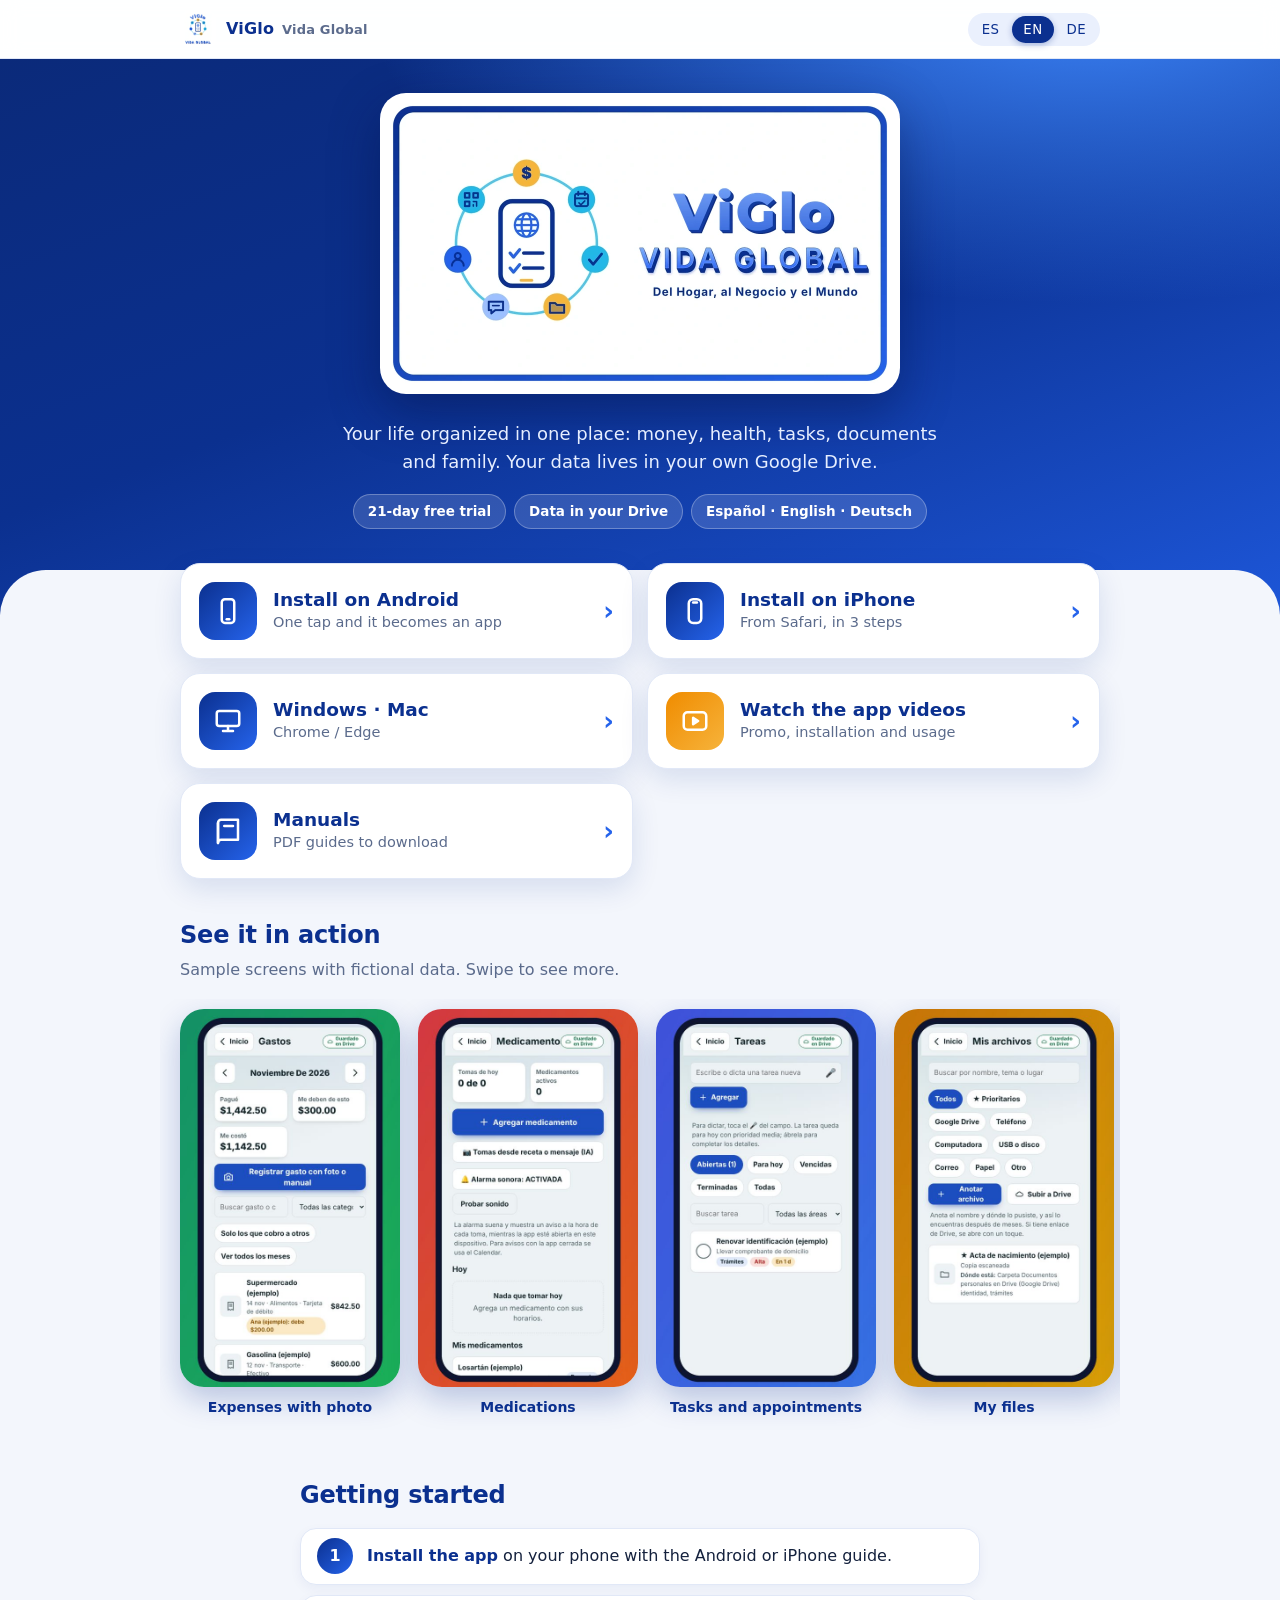
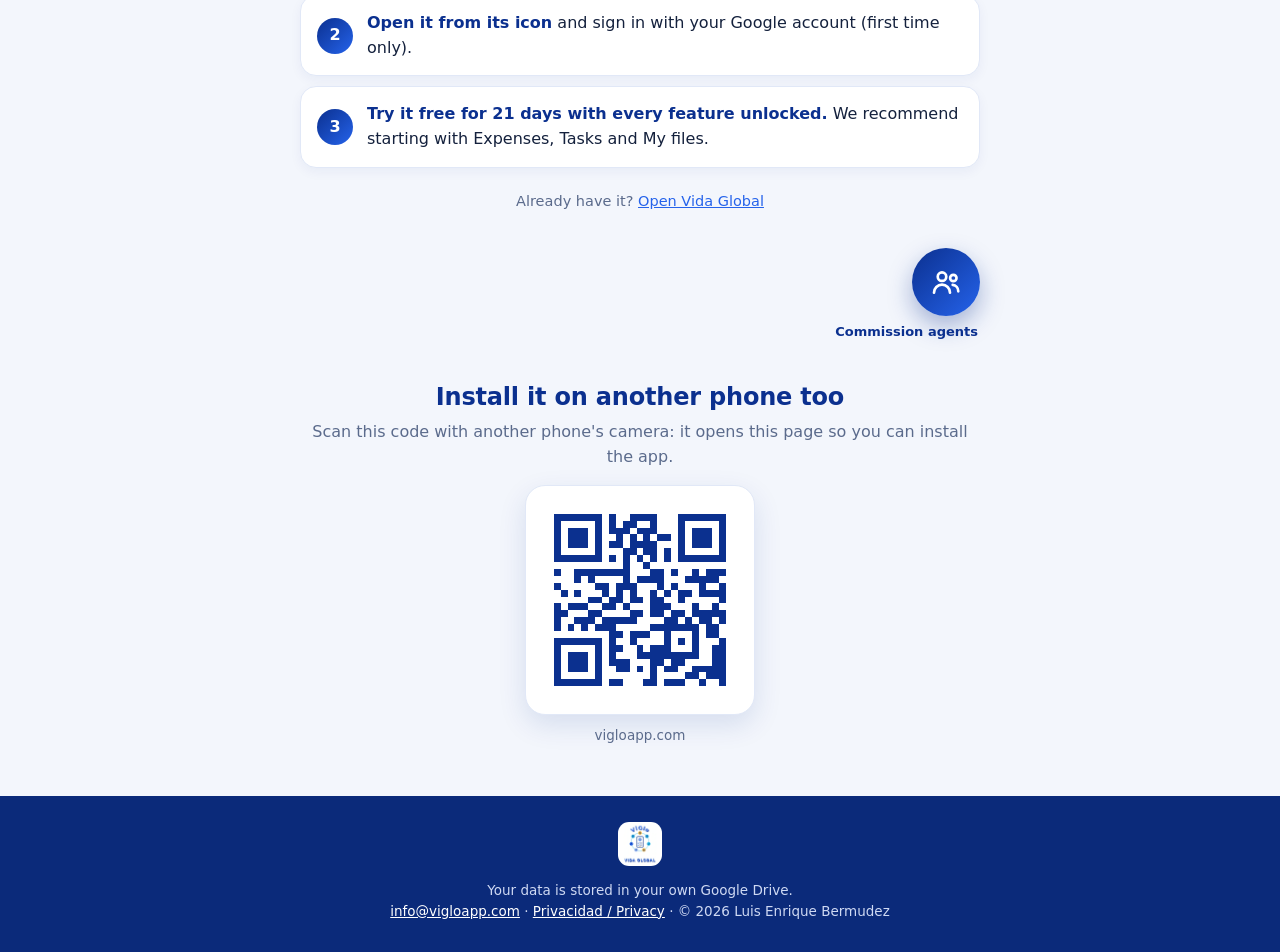
<file: index.html>
<!doctype html><html lang="es"><head><meta charset="utf-8"><script>(function(){try{var q=location.search,sa=(window.matchMedia&&matchMedia("(display-mode: standalone)").matches)||navigator.standalone===true;if(sa||/[?&]app=1/.test(q)){var m=q.match(/[?&]ref=(\d{10,15})/),r="";try{if(m)localStorage.setItem("vg_ref",m[1]);r=localStorage.getItem("vg_ref")||""}catch(e){r=m?m[1]:""}document.documentElement.style.visibility="hidden";location.replace("https://script.google.com/macros/s/AKfycbyouBPIUN_aMwPaI04Kp742RTFjZk5rCnNav8OdghQtK6Tn77E1t1l3c-k4QR7y-hO6/exec"+(r?"?ref="+r:""))}}catch(e){}})();</script><link rel="preconnect" href="https://script.google.com"><link rel="dns-prefetch" href="https://script.google.com"><meta name="viewport" content="width=device-width,initial-scale=1,viewport-fit=cover"><meta name="theme-color" content="#0b308f"><link rel="manifest" href="manifest.json"><link rel="icon" href="icon-192.png"><link rel="apple-touch-icon" href="apple-touch-icon.png"><link rel="stylesheet" href="style.css"><title>ViGlo – Vida Global</title><meta name="description" content="Vida Global: gastos, salud, tareas, documentos y familia en un solo lugar."></head><body>
<header class="bar"><div class="wrap"><a class="brand" href="./"><img src="icon-192.png" alt="ViGlo"><span>ViGlo <small>Vida Global</small></span></a><div class="lang" role="group" aria-label="Idioma / Language / Sprache"><button data-l="es">ES</button><button data-l="en">EN</button><button data-l="de">DE</button></div></div></header>
<section class="hero"><div class="wrap">
<div class="logo-card"><img src="img/logo-horizontal.webp" alt="ViGlo – Vida Global. Del Hogar, al Negocio y el Mundo"></div>
<p class="intro" data-t="intro">Tu vida organizada en un solo lugar: dinero, salud, tareas, documentos y familia. Tus datos viven en tu propio Google Drive.</p>
<div class="chips"><span data-t="trial">21 días de prueba gratis</span><span data-t="priv">Datos en tu Drive</span><span data-t="multi">Español · English · Deutsch</span></div>
</div></section>
<div class="wrap"><div id="aviso-safari" class="aviso" hidden><b data-t="sf_title">Ábrelo en Safari para instalar</b><p data-t="sf_text">Estás en otro navegador. En iPhone la app solo se instala desde <b>Safari</b>.</p><div class="acciones"><a id="abrir-safari" class="btn" href="#" data-t="sf_open">Abrir en Safari</a><button id="copiar-enlace" class="btn sec" type="button" data-t="sf_copy">Copiar enlace</button></div><p class="nota" id="sf-msg" data-t="sf_help">Si no se abre, copia el enlace, abre Safari y pégalo en la barra de direcciones.</p></div><nav class="opciones">
<a class="op" href="android.html"><div class="ic"><svg viewBox="0 0 24 24" fill="none" stroke="currentColor" stroke-width="2" stroke-linecap="round" stroke-linejoin="round"><rect x="7" y="2.5" width="10" height="19" rx="2.5"/><path d="M11 18.5h2"/></svg></div><div><b data-t="op_android">Instalar en Android</b><span class="d" data-t="op_android_d">Un toque y queda como app</span></div><div class="fl">›</div></a>
<a class="op" href="iphone.html"><div class="ic"><svg viewBox="0 0 24 24" fill="none" stroke="currentColor" stroke-width="2" stroke-linecap="round" stroke-linejoin="round"><rect x="7" y="2.5" width="10" height="19" rx="3.5"/><path d="M10.5 5.2h3"/></svg></div><div><b data-t="op_iphone">Instalar en iPhone</b><span class="d" data-t="op_iphone_d">Desde Safari, en 3 pasos</span></div><div class="fl">›</div></a>
<a class="op" href="computadora.html"><div class="ic"><svg viewBox="0 0 24 24" fill="none" stroke="currentColor" stroke-width="2" stroke-linecap="round" stroke-linejoin="round"><rect x="3" y="4" width="18" height="12" rx="2"/><path d="M8 20h8M12 16v4"/></svg></div><div><b>Windows · Mac</b><span class="d">Chrome / Edge</span></div><div class="fl">›</div></a>
<a class="op video" data-video href="#" target="_blank" rel="noopener"><div class="ic"><svg viewBox="0 0 24 24" fill="none" stroke="currentColor" stroke-width="2" stroke-linecap="round" stroke-linejoin="round"><rect x="3" y="5" width="18" height="14" rx="3"/><path d="M10.5 9.5v5l4-2.5z" fill="currentColor"/></svg></div><div><b data-t="op_videos">Ver videos de la app</b><span class="d" data-t="op_videos_d">Promocional, instalación y uso</span></div><div class="fl">›</div></a>
<a class="op" href="manuales.html"><div class="ic"><svg viewBox="0 0 24 24" fill="none" stroke="currentColor" stroke-width="2" stroke-linecap="round" stroke-linejoin="round"><path d="M4 5.5A2.5 2.5 0 0 1 6.5 3H20v16H6.5A2.5 2.5 0 0 0 4 21.5z"/><path d="M4 21.5V5.5"/><path d="M9 8h7"/></svg></div><div><b data-t="op_manuals">Manuales</b><span class="d" data-t="op_manuals_d">Guías en PDF para descargar</span></div><div class="fl">›</div></a>
</nav></div>
<section class="bloque"><div class="wrap"><h2 data-t="see_title">Así se ve</h2><p class="lead" data-t="see_lead">Pantallas de ejemplo con datos ficticios. Desliza para ver más.</p>
<div class="galeria">
<figure><img src="img/pantalla-gastos.jpg" alt="" loading="lazy"><figcaption data-t="c_gastos">Gastos con foto</figcaption></figure>
<figure><img src="img/pantalla-medicamentos.jpg" alt="" loading="lazy"><figcaption data-t="c_medicamentos">Medicamentos</figcaption></figure>
<figure><img src="img/pantalla-tareas.jpg" alt="" loading="lazy"><figcaption data-t="c_tareas">Tareas y citas</figcaption></figure>
<figure><img src="img/pantalla-archivos.jpg" alt="" loading="lazy"><figcaption data-t="c_archivos">Mis archivos</figcaption></figure>
<figure><img src="img/pantalla-casa-auto.jpg" alt="" loading="lazy"><figcaption data-t="c_casa">Casa y auto</figcaption></figure>
<figure><img src="img/pantalla-emergencias.jpg" alt="" loading="lazy"><figcaption data-t="c_emergencias">Emergencias</figcaption></figure>
<figure><img src="img/pantalla-salud.jpg" alt="" loading="lazy"><figcaption data-t="c_salud">Salud familiar</figcaption></figure>
<figure><img src="img/pantalla-reportes.jpg" alt="" loading="lazy"><figcaption data-t="c_reportes">Reportes para imprimir</figcaption></figure>
</div></div></section>
<section class="bloque"><div class="wrap narrow"><h2 data-t="start_title">Para empezar</h2>
<ol class="pasos">
<li data-t="s1"><b>Instala la app</b> en tu teléfono con la guía de Android o iPhone.</li>
<li data-t="s2"><b>Ábrela desde su ícono</b> e inicia sesión con tu cuenta de Google (solo la primera vez).</li>
<li data-t="s3"><b>Prueba gratis 21 días con todas las funciones abiertas.</b> Te recomendamos empezar por Gastos, Tareas y Mis archivos.</li>
</ol>
<p class="abrir"><span data-t="have">¿Ya la tienes?</span> <a data-app-link href="#" data-t="open">Abrir Vida Global</a></p></div></section>
<section class="bloque"><div class="wrap narrow com"><button id="com-abrir" class="com-btn" type="button" aria-haspopup="dialog" aria-label="Comisionistas"><svg viewBox="0 0 24 24" fill="none" stroke="currentColor" stroke-width="2" stroke-linecap="round" stroke-linejoin="round" aria-hidden="true"><circle cx="9" cy="8" r="3.2"/><path d="M3 20c0-3.3 2.7-6 6-6s6 2.7 6 6"/><circle cx="17.5" cy="9" r="2.4"/><path d="M17 14.2c2.4.2 4.2 2.2 4.2 4.8"/></svg></button><span class="com-lbl" data-t="com_btn">Comisionistas</span></div></section><dialog id="com-dlg" class="com-dlg" aria-labelledby="com-h"><div class="com-hd"><h2 id="com-h" data-t="com_title">Acceso a comisionistas</h2><button id="com-x" class="com-x" type="button" aria-label="Cerrar">×</button></div><div class="com-tabs"><button id="com-t-in" type="button" class="on" data-t="com_tab_in">Ya soy comisionista</button><button id="com-t-new" type="button" data-t="com_tab_new">Quiero ser comisionista</button></div><div id="com-p-in"><form id="com-in" class="com-f" novalidate><label for="com-tel" data-t="com_tel">Teléfono registrado (con lada)</label><input id="com-tel" type="tel" inputmode="tel" autocomplete="tel" placeholder="+52 55 1234 5678"><label for="com-code" data-t="com_code">Código de acceso (5 dígitos)</label><input id="com-code" type="password" inputmode="numeric" autocomplete="one-time-code" maxlength="5" placeholder="•••••"><button class="btn grande" type="submit" data-t="com_in_go">Entrar</button><p id="com-msg-in" class="com-msg" aria-live="polite"></p></form></div><div id="com-p-new" hidden><form id="com-new" class="com-f" novalidate><p class="nota" data-t="com_new_help"></p><label for="com-nom" data-t="com_nom"></label><input id="com-nom" type="text" autocomplete="name" placeholder="Nombre y apellido"><label for="com-cel" data-t="com_cel"></label><input id="com-cel" type="tel" inputmode="tel" autocomplete="tel" placeholder="55 1234 5678"><label for="com-mail" data-t="com_mail"></label><input id="com-mail" type="email" inputmode="email" autocomplete="email" placeholder="correo@ejemplo.com"><input id="com-web" type="text" tabindex="-1" autocomplete="off" aria-hidden="true" style="position:absolute;left:-9999px;width:1px;height:1px;opacity:0"><button class="btn grande" type="submit" data-t="com_new_go"></button><p id="com-msg-new" class="com-msg" aria-live="polite"></p></form></div><div class="com-res"><h3 data-t="com_res">Para comisionistas</h3><a class="manual" href="https://drive.google.com/file/d/1hu9zrVamervh2F5bzJNM7B-xg9pFQWCk/view" target="_blank" rel="noopener"><div class="pdf">▶</div><div><b data-t="com_v_neg">Video del negocio</b><span data-t="com_lang_note">En español</span></div></a><a class="manual" href="https://drive.google.com/file/d/1W-VaKvhjCJA7fq_3bLWHk5WfsIY-3oEK/view" target="_blank" rel="noopener"><div class="pdf">▶</div><div><b data-t="com_v_com">Video del comisionista</b><span data-t="com_lang_note">En español</span></div></a><a class="manual" href="guia-comisionista.html"><div class="pdf">PDF</div><div><b data-t="com_guide">Guía del comisionista</b><span data-t="com_guide_n">Español · English · Deutsch</span></div></a></div></dialog><section class="bloque"><div class="wrap narrow qr"><h2 data-t="qr_title">Instálala también en otro teléfono</h2><p class="lead" data-t="qr_text">Escanea este código con la cámara de otro teléfono: abre esta página para instalar la app.</p><div class="qr-box"><svg class="qr-svg" viewBox="-2 -2 29 29" role="img" aria-label="QR vigloapp.com" shape-rendering="crispEdges"><rect x="-2" y="-2" width="29" height="29" fill="#fff"/><path d="M0 0h7v1h-7zM8 0h1v1h-1zM11 0h4v1h-4zM18 0h7v1h-7zM0 1h1v1h-1zM6 1h1v1h-1zM8 1h1v1h-1zM10 1h2v1h-2zM14 1h1v1h-1zM18 1h1v1h-1zM24 1h1v1h-1zM0 2h1v1h-1zM2 2h3v1h-3zM6 2h1v1h-1zM8 2h3v1h-3zM12 2h3v1h-3zM18 2h1v1h-1zM20 2h3v1h-3zM24 2h1v1h-1zM0 3h1v1h-1zM2 3h3v1h-3zM6 3h1v1h-1zM9 3h1v1h-1zM11 3h1v1h-1zM13 3h1v1h-1zM15 3h2v1h-2zM18 3h1v1h-1zM20 3h3v1h-3zM24 3h1v1h-1zM0 4h1v1h-1zM2 4h3v1h-3zM6 4h1v1h-1zM8 4h2v1h-2zM11 4h4v1h-4zM18 4h1v1h-1zM20 4h3v1h-3zM24 4h1v1h-1zM0 5h1v1h-1zM6 5h1v1h-1zM10 5h2v1h-2zM13 5h2v1h-2zM16 5h1v1h-1zM18 5h1v1h-1zM24 5h1v1h-1zM0 6h7v1h-7zM8 6h1v1h-1zM10 6h1v1h-1zM12 6h1v1h-1zM14 6h1v1h-1zM16 6h1v1h-1zM18 6h7v1h-7zM10 7h1v1h-1zM13 7h1v1h-1zM0 8h1v1h-1zM3 8h8v1h-8zM14 8h2v1h-2zM17 8h1v1h-1zM20 8h1v1h-1zM22 8h3v1h-3zM3 9h1v1h-1zM5 9h1v1h-1zM10 9h1v1h-1zM12 9h4v1h-4zM19 9h5v1h-5zM0 10h1v1h-1zM6 10h2v1h-2zM9 10h3v1h-3zM15 10h1v1h-1zM17 10h1v1h-1zM21 10h1v1h-1zM24 10h1v1h-1zM1 11h1v1h-1zM3 11h1v1h-1zM7 11h1v1h-1zM9 11h1v1h-1zM11 11h1v1h-1zM14 11h1v1h-1zM16 11h1v1h-1zM18 11h2v1h-2zM21 11h4v1h-4zM5 12h2v1h-2zM8 12h2v1h-2zM11 12h2v1h-2zM14 12h2v1h-2zM18 12h1v1h-1zM24 12h1v1h-1zM0 13h1v1h-1zM2 13h3v1h-3zM7 13h2v1h-2zM10 13h1v1h-1zM14 13h3v1h-3zM20 13h1v1h-1zM23 13h1v1h-1zM0 14h2v1h-2zM5 14h2v1h-2zM11 14h2v1h-2zM14 14h2v1h-2zM17 14h2v1h-2zM20 14h5v1h-5zM0 15h1v1h-1zM3 15h3v1h-3zM7 15h5v1h-5zM16 15h2v1h-2zM19 15h1v1h-1zM21 15h2v1h-2zM24 15h1v1h-1zM0 16h1v1h-1zM2 16h1v1h-1zM4 16h1v1h-1zM6 16h3v1h-3zM14 16h7v1h-7zM22 16h2v1h-2zM8 17h2v1h-2zM11 17h3v1h-3zM16 17h1v1h-1zM20 17h1v1h-1zM22 17h2v1h-2zM0 18h7v1h-7zM8 18h1v1h-1zM11 18h1v1h-1zM16 18h1v1h-1zM18 18h1v1h-1zM20 18h1v1h-1zM24 18h1v1h-1zM0 19h1v1h-1zM6 19h1v1h-1zM8 19h2v1h-2zM12 19h1v1h-1zM14 19h3v1h-3zM20 19h1v1h-1zM23 19h2v1h-2zM0 20h1v1h-1zM2 20h3v1h-3zM6 20h1v1h-1zM8 20h1v1h-1zM12 20h9v1h-9zM23 20h2v1h-2zM0 21h1v1h-1zM2 21h3v1h-3zM6 21h1v1h-1zM8 21h3v1h-3zM14 21h2v1h-2zM17 21h2v1h-2zM23 21h2v1h-2zM0 22h1v1h-1zM2 22h3v1h-3zM6 22h1v1h-1zM9 22h2v1h-2zM12 22h1v1h-1zM14 22h1v1h-1zM16 22h2v1h-2zM20 22h5v1h-5zM0 23h1v1h-1zM6 23h1v1h-1zM14 23h1v1h-1zM19 23h2v1h-2zM22 23h3v1h-3zM0 24h7v1h-7zM8 24h2v1h-2zM13 24h2v1h-2zM16 24h3v1h-3zM21 24h1v1h-1zM24 24h1v1h-1z" fill="#0b308f"/></svg></div><p class="nota">vigloapp.com</p></div></section><footer><div class="wrap"><img src="icon-192.png" alt="ViGlo"><br><span data-t="foot">Tus datos se guardan en tu propio Google Drive.</span><br><a href="mailto:info@vigloapp.com">info@vigloapp.com</a> · <a href="privacidad.html">Privacidad / Privacy</a> · © 2026 Luis Enrique Bermudez</div></footer><script src="config.js"></script><script src="i18n.js"></script><script src="app.js"></script><script src="comisionistas.js"></script></body></html>
</file>
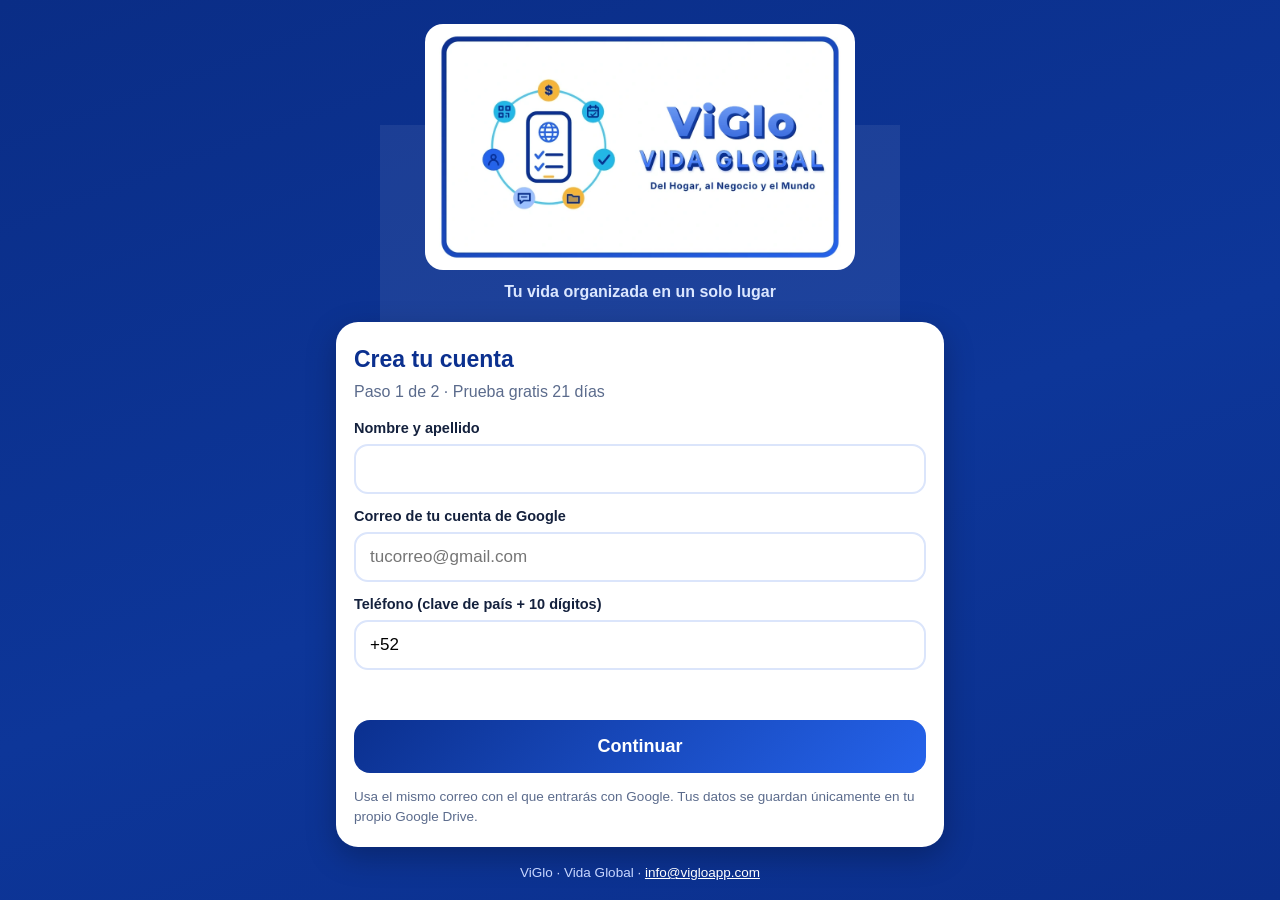
<file: seleccion/index.html>
<!doctype html><html lang="es"><head><meta charset="utf-8"><meta name="viewport" content="width=device-width,initial-scale=1,viewport-fit=cover"><meta name="theme-color" content="#0b308f"><link rel="icon" href="../icon-192.png"><link rel="apple-touch-icon" href="../apple-touch-icon.png"><link rel="manifest" href="../manifest.json"><title>Crea tu cuenta – ViGlo Vida Global</title><meta name="description" content="Crea tu cuenta de Vida Global y elige los módulos que más usas.">
<style>
:root{--azul:#0b308f;--azul2:#2563eb;--cielo:#21b5e5;--oro:#f6b33b;--texto:#14213d;--suave:#5b6b8c;--ok:#1fa971}
*{box-sizing:border-box}html{-webkit-text-size-adjust:100%}
body{margin:0;min-height:100vh;font-family:"Segoe UI",Roboto,Arial,Helvetica,sans-serif;color:var(--texto);background:linear-gradient(160deg,#0a2d86,#0d3699 55%,#0b2f8c) fixed;line-height:1.5}
.wm{position:fixed;inset:0;z-index:0;pointer-events:none;display:flex;align-items:center;justify-content:center;opacity:.07}.wm img{width:min(90vw,520px);height:auto;filter:brightness(0) invert(1)}
.wrap{position:relative;z-index:1;max-width:640px;margin:0 auto;padding:18px 16px 40px}
.logo{display:block;margin:6px auto 4px;width:min(86%,430px);height:auto;background:#fff;border-radius:18px;padding:10px 14px}
.lema{text-align:center;color:#dbe7ff;margin:10px 0 18px;font-weight:600}
.card{background:#fff;border-radius:22px;padding:20px 18px;box-shadow:0 10px 30px rgba(0,0,0,.25);margin-bottom:16px}
h1{font-size:23px;color:var(--azul);margin:0 0 4px}.sub{color:var(--suave);margin:0 0 14px}
label.f{display:block;margin:12px 0 0}label.f span{display:block;font-weight:700;font-size:14.5px;margin-bottom:4px}
input[type=text],input[type=email],input[type=tel]{width:100%;font-size:17px;padding:13px 14px;border:2px solid #dbe5fb;border-radius:14px;font-family:inherit}
input:focus{outline:none;border-color:var(--azul2)}
.btn{display:block;width:100%;margin-top:18px;border:0;border-radius:16px;padding:16px;font-size:18px;font-weight:700;color:#fff;background:linear-gradient(135deg,var(--azul),var(--azul2));cursor:pointer;font-family:inherit}
.btn.sec{background:#fff;color:var(--azul);border:2px solid #dbe5fb;margin-top:10px}
.msg{color:#b3261e;min-height:22px;margin:10px 0 0;font-weight:600}
.demo{display:none;margin-top:10px;background:#efeaff;color:#4b2fc7;border-radius:12px;padding:9px 12px;font-weight:700}
.gt{font-size:15px;color:var(--azul);margin:16px 0 8px;text-transform:uppercase;letter-spacing:.04em}
.g{display:flex;flex-wrap:wrap;gap:8px}
.c{display:inline-flex;align-items:center;gap:8px;padding:10px 13px;border:2px solid #dbe5fb;border-radius:14px;cursor:pointer;min-height:46px;font-size:16px;background:#fff}
.c small{display:block;font-weight:400;font-size:12.5px;color:var(--suave);line-height:1.3}.c b{font-weight:700}.c{align-items:flex-start;flex:1 1 100%}.c input{margin-top:2px;width:20px;height:20px;accent-color:var(--ok)}
.c:has(input:checked){border-color:var(--ok);background:#e8f8f1}
.nota{font-size:13.5px;color:var(--suave);margin:14px 0 0}
footer{color:#c8d7ff;text-align:center;font-size:13.5px;margin-top:10px}footer a{color:#fff}
[hidden]{display:none!important}
</style></head><body>
<div class="wm" aria-hidden="true"><img src="../img/logo-vertical.webp" alt=""></div>
<div class="wrap">
<img class="logo" src="../img/logo-horizontal.webp" alt="ViGlo – Vida Global. Del Hogar, al Negocio y el Mundo">
<p class="lema">Tu vida organizada en un solo lugar</p>
<form id="f1" class="card" autocomplete="on" novalidate>
<h1>Crea tu cuenta</h1><p class="sub">Paso 1 de 2 · Prueba gratis 21 días</p>
<label class="f"><span>Nombre y apellido</span><input id="nom" type="text" autocomplete="name" maxlength="80"></label>
<label class="f"><span>Correo de tu cuenta de Google</span><input id="cor" type="email" autocomplete="email" inputmode="email" maxlength="120" placeholder="tucorreo@gmail.com"></label>
<label class="f"><span>Teléfono (clave de país + 10 dígitos)</span><input id="tel" type="tel" autocomplete="tel" inputmode="tel" maxlength="20" value="+52 " placeholder="+52 55 1234 5678"></label>
<div class="demo" id="demo">🧪 Modo de prueba: podrás recorrer la app con datos de ejemplo y no se guardará nada.</div>
<p class="msg" id="m1" role="alert"></p>
<button class="btn" type="submit">Continuar</button>
<p class="nota">Usa el mismo correo con el que entrarás con Google. Tus datos se guardan únicamente en tu propio Google Drive.</p>
</form>
<form id="f2" class="card" hidden>
<h1>Selecciona los módulos que usas con más frecuencia</h1><p class="sub">Paso 2 de 2 · Todos empiezan apagados. Toca los que más usarías.</p>
<div class="gt">Pagos</div><div class="g"><label class="c"><input type="checkbox" value="gastos"><span><b>Gastos</b><small>Registra lo que gastas; toma foto del ticket y la IA lo llena.</small></span></label><label class="c"><input type="checkbox" value="pendientes"><span><b>Pendientes</b><small>Lo que debes pagar y cobrar, con avisos.</small></span></label><label class="c"><input type="checkbox" value="tarjetas"><span><b>Tarjetas</b><small>Saldos y movimientos; iguala con tu banco con capturas.</small></span></label><label class="c"><input type="checkbox" value="planear"><span><b>Presupuesto y metas</b><small>Presupuestos y metas de ahorro.</small></span></label></div><div class="gt">Mi día</div><div class="g"><label class="c"><input type="checkbox" value="tareas"><span><b>Tareas</b><small>Lista de pendientes con recordatorios.</small></span></label><label class="c"><input type="checkbox" value="agenda"><span><b>Agenda</b><small>Citas y eventos, con alarma en tu Calendar.</small></span></label><label class="c"><input type="checkbox" value="contactos"><span><b>Contactos</b><small>Tarjetas de presentación con foto: la IA captura los datos.</small></span></label><label class="c"><input type="checkbox" value="compras"><span><b>Lista de compras</b><small>Lista de compras desde una foto o texto.</small></span></label><label class="c"><input type="checkbox" value="resumen"><span><b>Resumen semanal</b><small>Tu semana resumida en un vistazo.</small></span></label></div><div class="gt">Salud y bienestar</div><div class="g"><label class="c"><input type="checkbox" value="cajon"><span><b>Cajón de salud</b><small>Estudios y documentos de salud en un solo lugar.</small></span></label><label class="c"><input type="checkbox" value="analisis"><span><b>Análisis clínicos</b><small>Sube tus análisis y la IA los explica.</small></span></label><label class="c"><input type="checkbox" value="tension"><span><b>Presión arterial</b><small>Registro de presión arterial con gráfica.</small></span></label><label class="c"><input type="checkbox" value="diabetes"><span><b>Control de diabetes</b><small>Registro de glucosa con gráfica.</small></span></label><label class="c"><input type="checkbox" value="meds"><span><b>Medicamentos</b><small>Horarios de medicamentos; lee la receta con foto.</small></span></label><label class="c"><input type="checkbox" value="salud"><span><b>Salud familiar</b><small>Salud de tu familia en un lugar.</small></span></label><label class="c"><input type="checkbox" value="comida"><span><b>Alimentación</b><small>Registra comidas con foto.</small></span></label><label class="c"><input type="checkbox" value="bienestar"><span><b>Bienestar</b><small>Hábitos y bienestar diario.</small></span></label><label class="c"><input type="checkbox" value="ejercicio"><span><b>Actividad y deporte</b><small>Seguimiento de tu actividad física.</small></span></label></div><div class="gt">Familia y hogar</div><div class="g"><label class="c"><input type="checkbox" value="mant"><span><b>Hogar y auto</b><small>Mantenimiento de casa y auto, con recibos.</small></span></label><label class="c"><input type="checkbox" value="archivos"><span><b>Mis archivos</b><small>Guarda y encuentra tus documentos.</small></span></label><label class="c"><input type="checkbox" value="venc"><span><b>Vencimientos</b><small>Fechas de vencimiento: seguros, licencias, garantías.</small></span></label></div><div class="gt">Seguridad</div><div class="g"><label class="c"><input type="checkbox" value="emer"><span><b>Emergencia</b><small>Datos clave para una emergencia.</small></span></label><label class="c"><input type="checkbox" value="caja"><span><b>Caja fuerte</b><small>Contraseñas y datos privados con PIN.</small></span></label></div><div class="gt">Más</div><div class="g"><label class="c"><input type="checkbox" value="reportes"><span><b>Reportes</b><small>Reportes de tus finanzas y más.</small></span></label></div>
<p class="nota">Los que no elijas se guardan abajo, en «Casillas que no uso». Puedes cambiarlos cuando quieras desde Ajustes.</p>
<button class="btn" type="submit" id="go">Crear mi cuenta y abrir Vida Global</button>
<button class="btn sec" type="button" id="atras">Volver</button>
</form>
<footer>ViGlo · Vida Global · <a href="mailto:info@vigloapp.com">info@vigloapp.com</a></footer>
</div>
<script src="../config.js"></script>
<script>
(function(){
var $=function(i){return document.getElementById(i)};
var f1=$('f1'),f2=$('f2'),datos={};
function dig(t){return String(t||'').replace(/\D/g,'')}
$('tel').addEventListener('focus',function(){var t=this;setTimeout(function(){var l=t.value.length;try{t.setSelectionRange(l,l)}catch(e){}},0)});
$('tel').addEventListener('input',function(){$('demo').style.display=parseTel(this.value).nat.slice(-10)==='2222222222'?'block':'none'});
function parseTel(v){v=String(v||'').trim();if(v.lastIndexOf('+')>0)v=v.slice(v.lastIndexOf('+'));var cc='',nat='',m=v.match(/^\+\s*(\d{1,3})[\s\-\.]+(.+)$/);
 if(m){cc=m[1];nat=dig(m[2])}else{var d=dig(v);if(d.length>10){cc=d.slice(0,d.length-10);nat=d.slice(-10)}else{nat=d}}
 if(!cc)cc='52';return {cc:cc,nat:nat}}
var EN={lang:0,tit:'Select the modules you use most often',sub:'Step 2 of 2 · All start turned off. Tap the ones you would use most.',go:'Create my account and open Vida Global',back:'Back',nota:'The ones you do not choose are kept at the bottom, under “Modules I don’t use”. You can change them anytime from Settings.',
 g:['Payments','My day','Health & wellness','Family & home','Security','More'],
 m:{gastos:['Expenses','Track what you spend; snap a photo of the receipt and AI fills it in.'],pendientes:['Pending','What you owe and are owed, with reminders.'],tarjetas:['Cards','Balances and movements; match with your bank using screenshots.'],planear:['Budget & goals','Budgets and savings goals.'],tareas:['Tasks','To-do list with reminders.'],agenda:['Calendar','Appointments and events, with alarms in your Calendar.'],contactos:['Contacts','Business cards with photo: AI captures the data.'],compras:['Shopping list','Build your list from a photo or text.'],resumen:['Weekly summary','Your week at a glance.'],cajon:['Health drawer','Medical studies and documents in one place.'],analisis:['Lab results','Upload your lab results and AI explains them.'],tension:['Blood pressure','Blood pressure log with chart.'],diabetes:['Diabetes control','Glucose log with chart.'],meds:['Medications','Medication schedules; reads the prescription from a photo.'],salud:['Family health','Your family’s health in one place.'],comida:['Nutrition','Log meals with a photo.'],bienestar:['Wellness','Daily habits and well-being.'],ejercicio:['Activity & sports','Track your physical activity.'],mant:['Home & car','Home and car maintenance, with receipts.'],archivos:['My files','Store and find your documents.'],venc:['Expirations','Due dates: insurance, licenses, warranties.'],emer:['Emergency','Key information for an emergency.'],caja:['Safe','Passwords and private data with a PIN.'],reportes:['Reports','Reports on your finances and more.']}};
var ES=null;function ponEspanol(){if(!ES)return;EN.lang=0;document.documentElement.lang='es';document.title=ES.t;f2.querySelector('h1').textContent=ES.h;f2.querySelector('.sub').textContent=ES.s;[].forEach.call(f2.querySelectorAll('.gt'),function(e,i){e.textContent=ES.g[i]});[].forEach.call(f2.querySelectorAll('.c'),function(l){var k=l.querySelector('input').value;l.querySelector('b').textContent=ES.m[k][0];l.querySelector('small').textContent=ES.m[k][1]});f2.querySelector('.nota').textContent=ES.n;$('go').textContent=ES.go;$('atras').textContent=ES.bk}
function ponIngles(){if(!ES){ES={t:document.title,h:f2.querySelector('h1').textContent,s:f2.querySelector('.sub').textContent,g:[].map.call(f2.querySelectorAll('.gt'),function(e){return e.textContent}),m:{},n:f2.querySelector('.nota').textContent,go:$('go').textContent,bk:$('atras').textContent};[].forEach.call(f2.querySelectorAll('.c'),function(l){ES.m[l.querySelector('input').value]=[l.querySelector('b').textContent,l.querySelector('small').textContent]})}EN.lang=1;document.documentElement.lang='en';document.title='Create your account – ViGlo Vida Global';
 var h=f2.querySelector('h1');h.textContent=EN.tit;f2.querySelector('.sub').textContent=EN.sub;
 [].forEach.call(f2.querySelectorAll('.gt'),function(e,i){if(EN.g[i])e.textContent=EN.g[i]});
 [].forEach.call(f2.querySelectorAll('.c'),function(l){var k=l.querySelector('input').value,t=EN.m[k];if(t){l.querySelector('b').textContent=t[0];l.querySelector('small').textContent=t[1]}});
 f2.querySelector('.nota').textContent=EN.nota;$('go').textContent=EN.go;$('atras').textContent=EN.back}
f1.addEventListener('submit',function(e){e.preventDefault();
 var n=$('nom').value.replace(/\s+/g,' ').trim(),c=$('cor').value.trim(),tt=parseTel($('tel').value),t=tt.nat,demo=t.slice(-10)==='2222222222';
 if(n.length<2){$('m1').textContent='Escribe tu nombre para continuar.';return}
 if(!/^[^@\s]+@[^@\s]+\.[^@\s]+$/.test(c)){$('m1').textContent='Escribe tu correo para continuar.';return}
 if(!demo){
  if(n.length<5||n.split(' ').length<2){$('m1').textContent='Escribe tu nombre y apellido.';return}
  if(tt.cc==='52'){if(t.length!==10){$('m1').textContent='El teléfono debe tener 10 dígitos después del +52.';return}}
  else if(t.length<7||t.length>10){$('m1').textContent='Escribe tu teléfono de 7 a 10 dígitos después de la clave de país.';return}
 }
 $('m1').textContent='';datos={n:n,c:c,t:demo?'2222222222':tt.cc+t,l:tt.cc!=='52'?'en':'es'};
 if(datos.l==='en')ponIngles();else ponEspanol();
 f1.hidden=true;f2.hidden=false;window.scrollTo(0,0)});
$('atras').addEventListener('click',function(){f2.hidden=true;f1.hidden=false;window.scrollTo(0,0)});
f2.addEventListener('submit',function(e){e.preventDefault();
 var m=[].slice.call(document.querySelectorAll('#f2 .c input:checked')).map(function(x){return x.value}).join(',');
 var base=(window.VG_CONFIG&&VG_CONFIG.APP_URL)||'';if(!base){alert(EN.lang?'The app link is missing.':'Falta la liga de la app.');return}
 var q='?n='+encodeURIComponent(datos.n||'')+'&c='+encodeURIComponent(datos.c||'')+'&t='+encodeURIComponent(datos.t||'')+'&m='+encodeURIComponent(m)+'&l='+encodeURIComponent(datos.l||'es');
 location.href=base+q});
})();
</script></body></html>
</file>
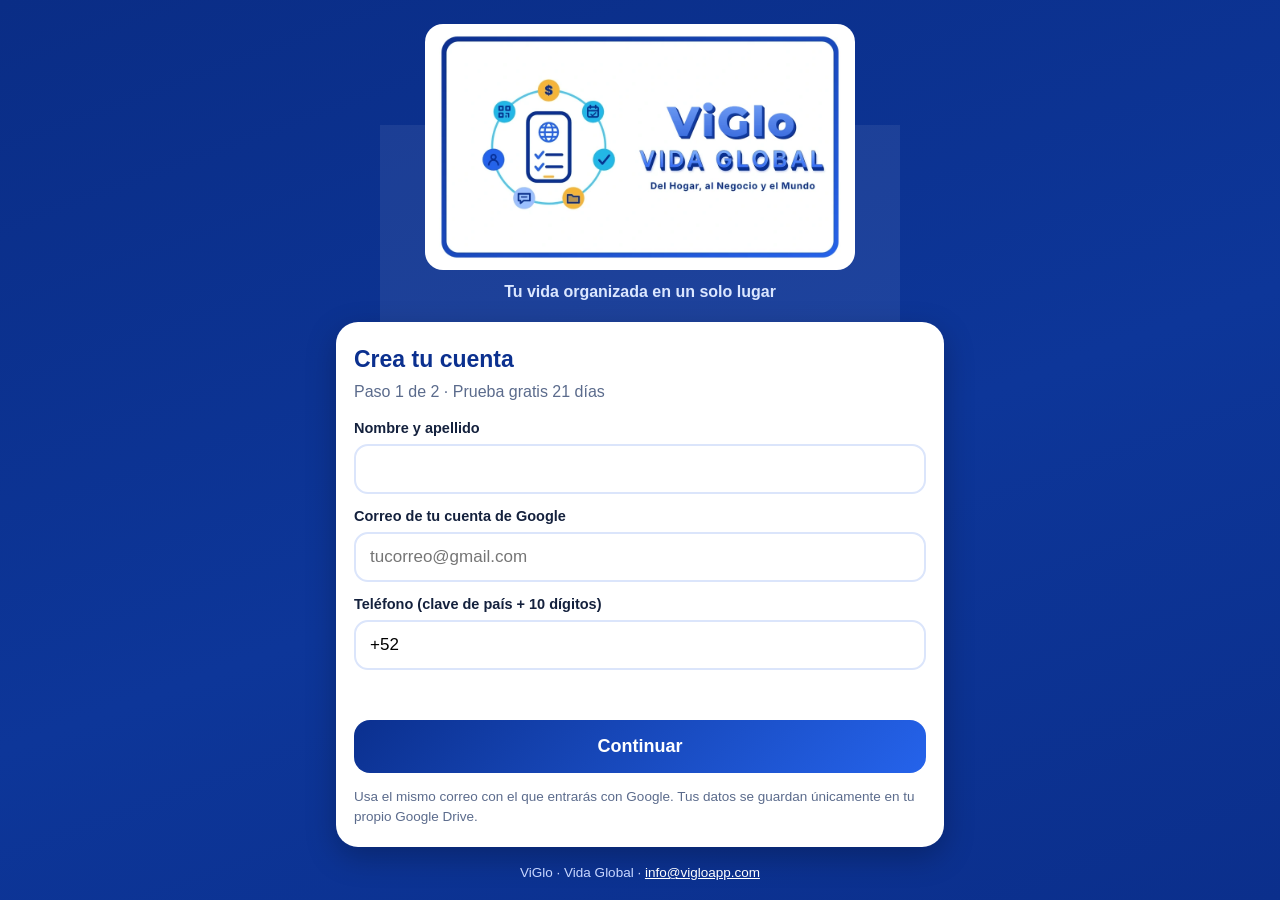
<file: selección/index.html>
<!doctype html><html lang="es"><head><meta charset="utf-8"><meta http-equiv="refresh" content="0;url=/seleccion/"><link rel="canonical" href="https://vigloapp.com/seleccion/"><title>Crea tu cuenta – ViGlo</title></head><body><script>location.replace('/seleccion/'+location.search)</script><a href="/seleccion/">Continuar</a></body></html>
</file>
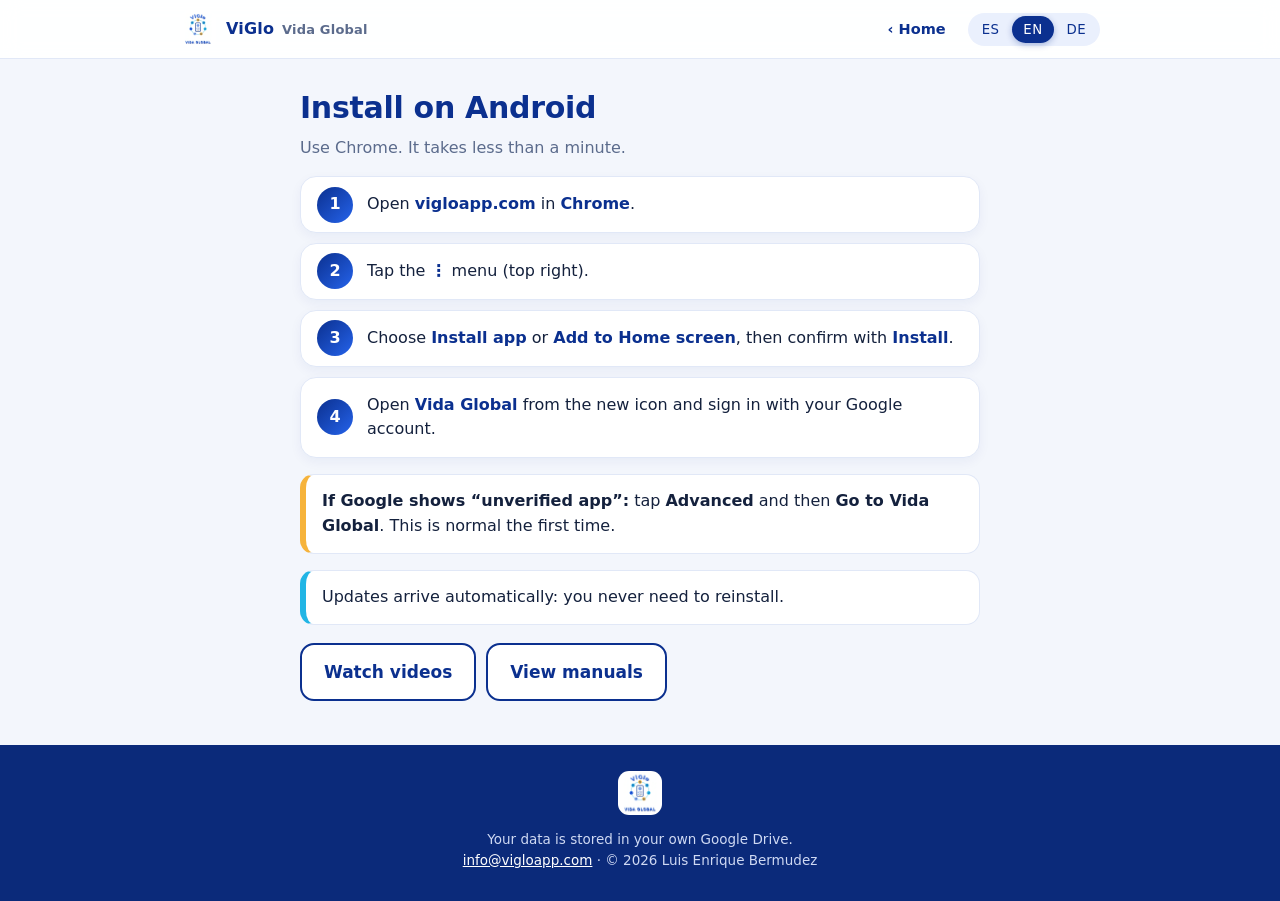
<file: android.html>
<!doctype html><html lang="es"><head><meta charset="utf-8"><meta name="viewport" content="width=device-width,initial-scale=1,viewport-fit=cover"><meta name="theme-color" content="#0b308f"><link rel="manifest" href="manifest.json"><link rel="icon" href="icon-192.png"><link rel="apple-touch-icon" href="apple-touch-icon.png"><link rel="stylesheet" href="style.css"><title>Android – ViGlo</title></head><body><header class="bar"><div class="wrap"><a class="brand" href="./"><img src="icon-192.png" alt="ViGlo"><span>ViGlo <small>Vida Global</small></span></a><a class="back" href="./" data-t="home">‹ Inicio</a><div class="lang" role="group" aria-label="Idioma / Language / Sprache"><button data-l="es">ES</button><button data-l="en">EN</button><button data-l="de">DE</button></div></div></header>
<div class="wrap narrow">
<h1 data-t="a_title">Instalar en Android</h1><p class="lead" data-t="a_lead">Usa Chrome. Tarda menos de un minuto.</p>
<button id="btn-instalar" class="btn grande" hidden data-t="a_btn">📲 Instalar Vida Global ahora</button>
<div id="instalada" class="caja azul" hidden data-t="a_done">✅ ¡Listo!</div>
<ol class="pasos"><li data-t="a1"></li><li data-t="a2"></li><li data-t="a3"></li><li data-t="a4"></li></ol>
<div class="caja" data-t="a_warn"></div><div class="caja azul" data-t="auto"></div>
<div class="acciones"><a class="btn sec" data-video href="#" target="_blank" rel="noopener" data-t="see_videos">Ver videos</a><a class="btn sec" href="manuales.html" data-t="see_manuals">Ver manuales</a></div>
</div><footer><div class="wrap"><img src="icon-192.png" alt="ViGlo"><br><span data-t="foot">Tus datos se guardan en tu propio Google Drive.</span><br><a href="mailto:info@vigloapp.com">info@vigloapp.com</a> · © 2026 Luis Enrique Bermudez</div></footer><script src="config.js"></script><script src="i18n.js"></script><script src="app.js"></script></body></html>
</file>
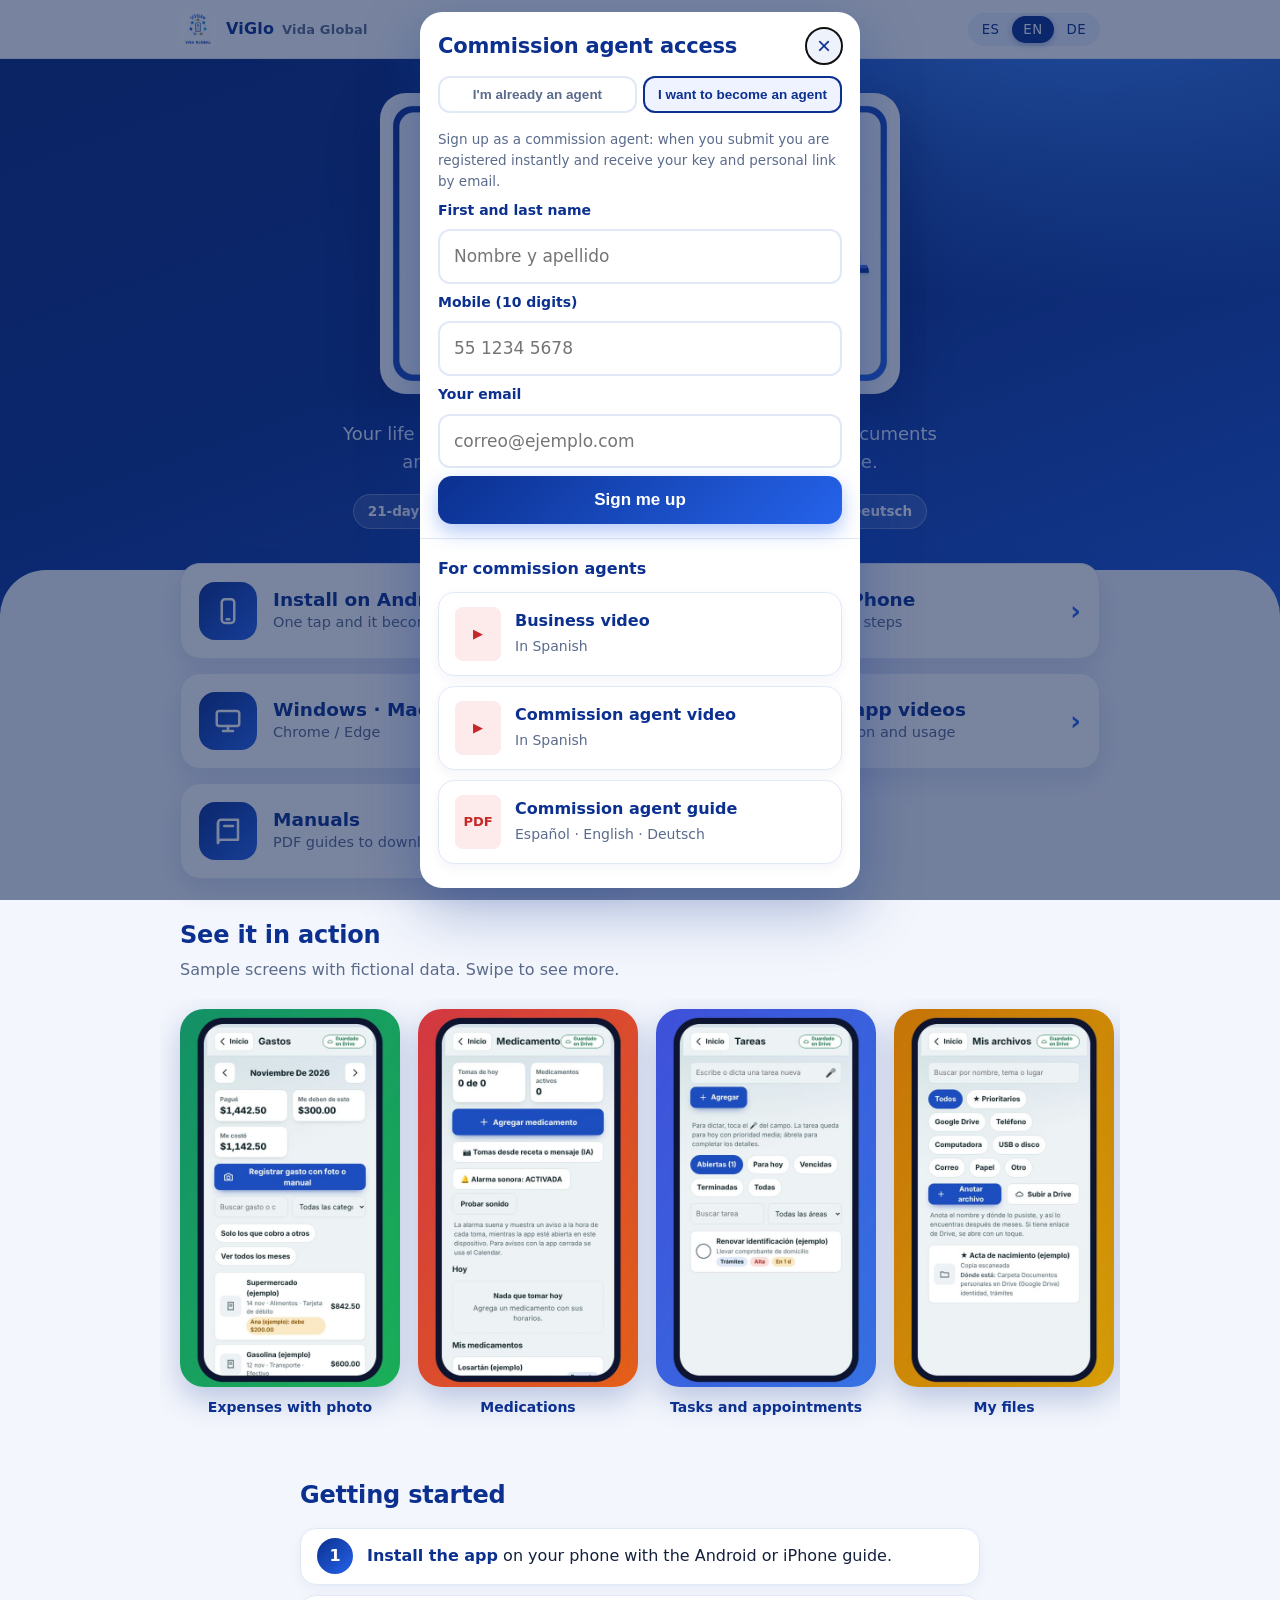
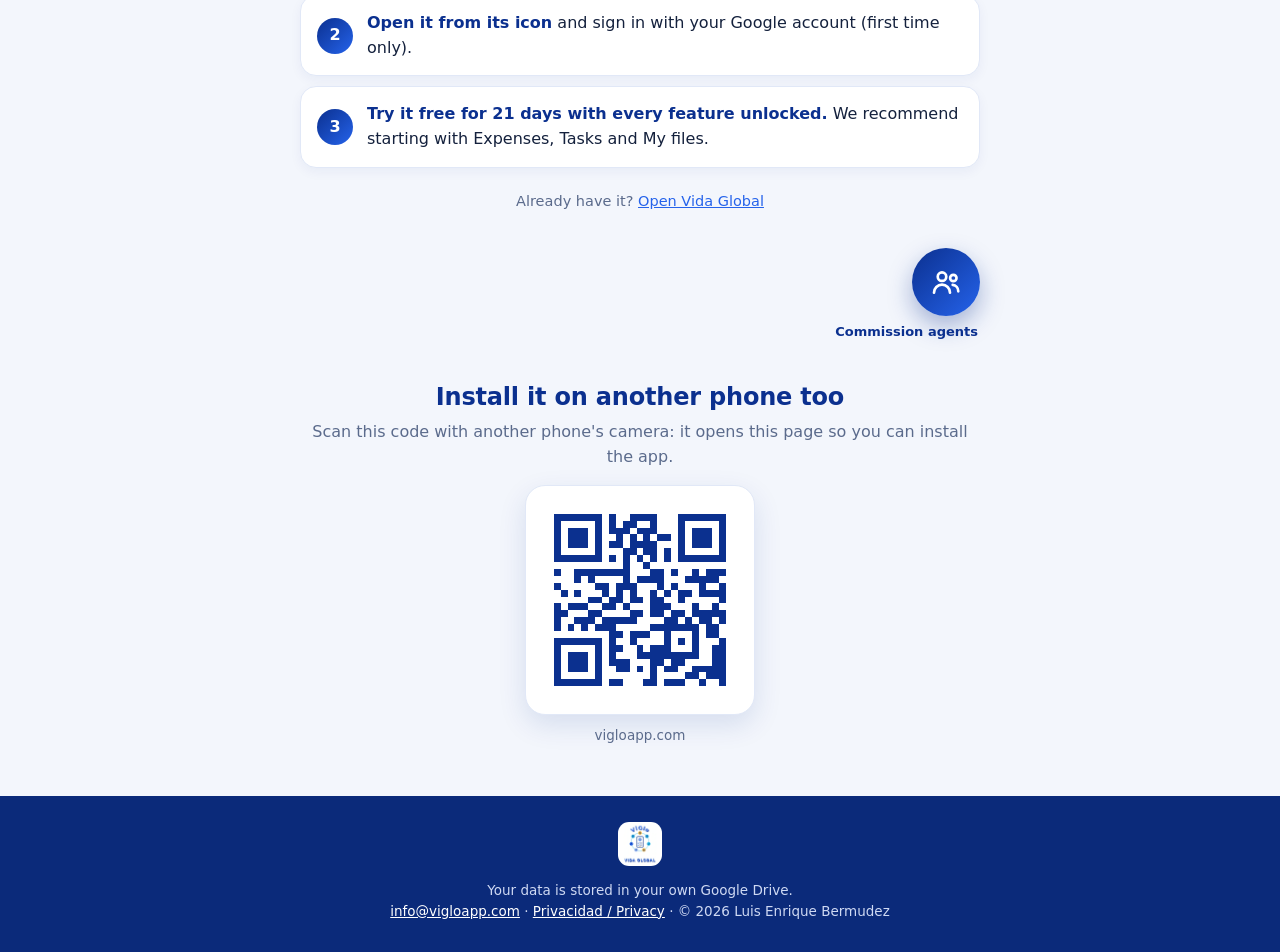
<file: comisionistas.html>
<!doctype html>
<html lang="es"><head><meta charset="utf-8"><title>ViGlo – Comisionistas</title>
<meta name="viewport" content="width=device-width,initial-scale=1">
<meta http-equiv="refresh" content="0;url=/?comisionista=1">
<script>location.replace("/?comisionista=1");</script></head>
<body><p><a href="/?comisionista=1">Ir al registro de comisionistas</a></p></body></html>
</file>
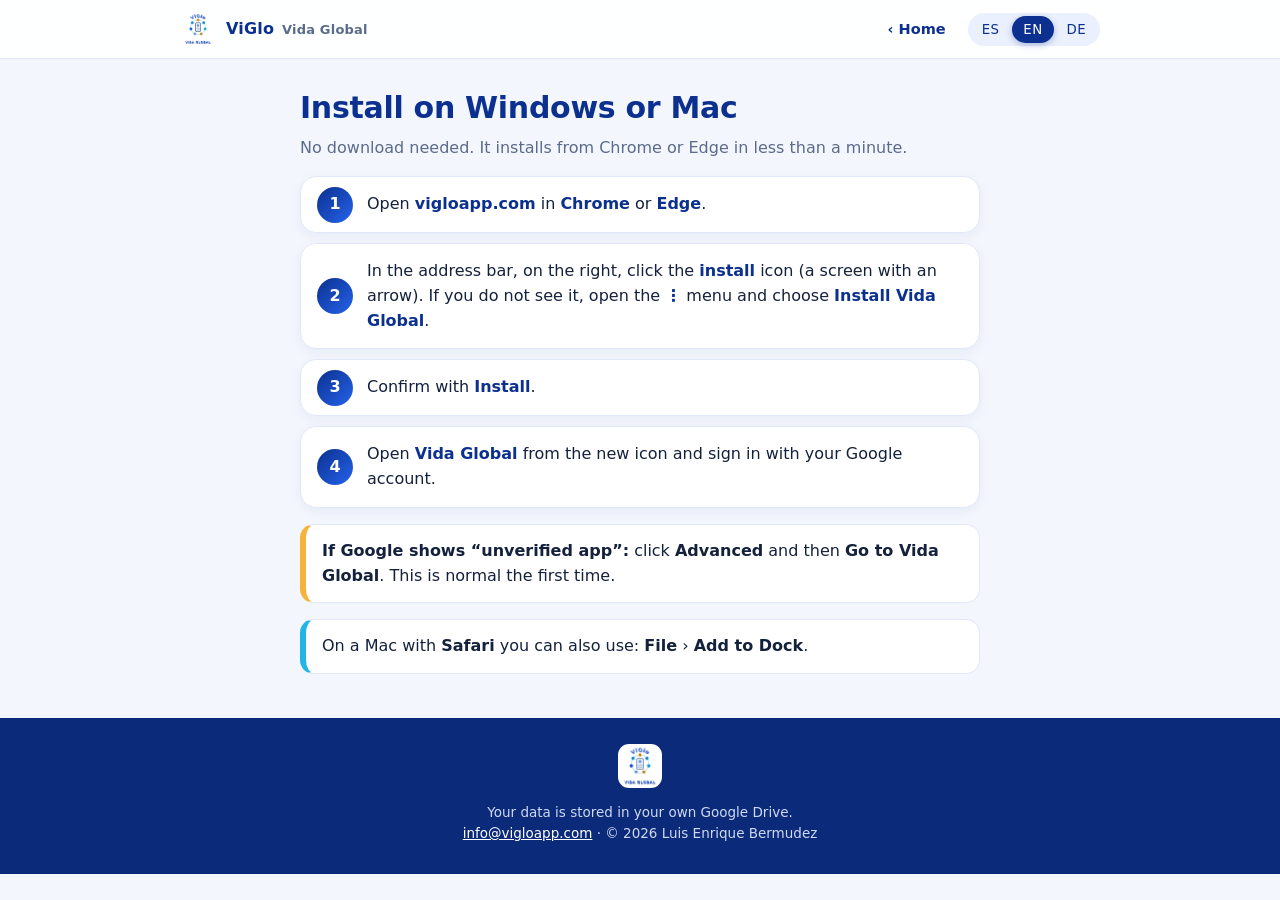
<file: computadora.html>
<!doctype html><html lang="es"><head><meta charset="utf-8"><meta name="viewport" content="width=device-width,initial-scale=1,viewport-fit=cover"><meta name="theme-color" content="#0b308f"><link rel="manifest" href="manifest.json"><link rel="icon" href="icon-192.png"><link rel="apple-touch-icon" href="apple-touch-icon.png"><link rel="stylesheet" href="style.css"><title>Windows / Mac – ViGlo</title></head><body><header class="bar"><div class="wrap"><a class="brand" href="./"><img src="icon-192.png" alt="ViGlo"><span>ViGlo <small>Vida Global</small></span></a><a class="back" href="./" id="home">‹ Inicio</a><div class="lang" role="group" aria-label="Idioma / Language / Sprache"><button data-l="es">ES</button><button data-l="en">EN</button><button data-l="de">DE</button></div></div></header>
<div class="wrap narrow">
<h1 id="t">Instalar en Windows o Mac</h1><p class="lead" id="l">No necesitas descargar ningún programa. Se instala desde Chrome o Edge en menos de un minuto.</p>
<button id="btn-instalar" class="btn grande" hidden>💻 Instalar Vida Global ahora</button>
<div id="instalada" class="caja azul" hidden>✅ ¡Listo! Busca el ícono de <b>Vida Global</b> en tu escritorio o en tu menú de inicio.</div>
<ol class="pasos"><li id="p1">Abre <b>vigloapp.com</b> en <b>Chrome</b> o <b>Edge</b>.</li><li id="p2">En la barra de direcciones, a la derecha, toca el ícono de <b>instalar</b> (una pantalla con una flecha). Si no lo ves, abre el menú <b>⋮</b> y elige <b>Instalar Vida Global</b>.</li><li id="p3">Confirma con <b>Instalar</b>.</li><li id="p4">Abre <b>Vida Global</b> desde el ícono nuevo e inicia sesión con tu cuenta de Google.</li></ol>
<div class="caja" id="w"><b>Si Google muestra “aplicación no verificada”:</b> toca <b>Configuración avanzada</b> y luego <b>Ir a Vida Global</b>. Es normal la primera vez.</div><div class="caja azul" id="n">En Mac con <b>Safari</b> también se puede: menú <b>Archivo</b> › <b>Agregar al Dock</b>.</div>
</div><footer><div class="wrap"><img src="icon-192.png" alt="ViGlo"><br><span id="f">Tus datos se guardan en tu propio Google Drive.</span><br><a href="mailto:info@vigloapp.com">info@vigloapp.com</a> · © 2026 Luis Enrique Bermudez</div></footer><script src="config.js"></script>
<script>
(function(){var D={es:null,en:{home:"‹ Home",t:"Install on Windows or Mac",l:"No download needed. It installs from Chrome or Edge in less than a minute.",btn:"💻 Install Vida Global now",ok:"✅ Done! Look for the <b>Vida Global</b> icon on your desktop or start menu.",p1:"Open <b>vigloapp.com</b> in <b>Chrome</b> or <b>Edge</b>.",p2:"In the address bar, on the right, click the <b>install</b> icon (a screen with an arrow). If you do not see it, open the <b>⋮</b> menu and choose <b>Install Vida Global</b>.",p3:"Confirm with <b>Install</b>.",p4:"Open <b>Vida Global</b> from the new icon and sign in with your Google account.",w:"<b>If Google shows “unverified app”:</b> click <b>Advanced</b> and then <b>Go to Vida Global</b>. This is normal the first time.",n:"On a Mac with <b>Safari</b> you can also use: <b>File</b> › <b>Add to Dock</b>.",f:"Your data is stored in your own Google Drive."},de:{home:"‹ Start",t:"Auf Windows oder Mac installieren",l:"Kein Download nötig. Die Installation erfolgt über Chrome oder Edge in weniger als einer Minute.",btn:"💻 Vida Global jetzt installieren",ok:"✅ Fertig! Suche das <b>Vida Global</b>-Symbol auf dem Desktop oder im Startmenü.",p1:"Öffne <b>vigloapp.com</b> in <b>Chrome</b> oder <b>Edge</b>.",p2:"Klicke in der Adressleiste rechts auf das <b>Installieren</b>-Symbol (ein Bildschirm mit Pfeil). Falls nicht sichtbar, öffne das Menü <b>⋮</b> und wähle <b>Vida Global installieren</b>.",p3:"Bestätige mit <b>Installieren</b>.",p4:"Öffne <b>Vida Global</b> über das neue Symbol und melde dich mit deinem Google-Konto an.",w:"<b>Wenn Google „nicht überprüfte App“ anzeigt:</b> klicke auf <b>Erweitert</b> und dann auf <b>Weiter zu Vida Global</b>. Das ist beim ersten Mal normal.",n:"Auf einem Mac mit <b>Safari</b> geht auch: <b>Ablage</b> › <b>Zum Dock hinzufügen</b>.",f:"Deine Daten werden in deinem eigenen Google Drive gespeichert."}};
var ids={home:"home",t:"t",l:"l",btn:"btn-instalar",ok:"instalada",p1:"p1",p2:"p2",p3:"p3",p4:"p4",w:"w",n:"n",f:"f"},es={};
Object.keys(ids).forEach(function(k){es[k]=document.getElementById(ids[k]).innerHTML;});D.es=es;
function apply(l){var d=D[l]||D.es;document.documentElement.lang=D[l]?l:"es";Object.keys(ids).forEach(function(k){document.getElementById(ids[k]).innerHTML=d[k];});document.querySelectorAll(".lang button").forEach(function(b){b.classList.toggle("on",b.dataset.l===l);});}
var l=null;try{l=localStorage.getItem("vg_lang");}catch(e){}if(!D[l]){var n=(navigator.language||"es").slice(0,2);l=D[n]?n:"es";}
document.querySelectorAll(".lang button").forEach(function(b){b.addEventListener("click",function(){try{localStorage.setItem("vg_lang",b.dataset.l);}catch(e){}apply(b.dataset.l);});});apply(l);})();
</script><script src="app.js"></script></body></html>
</file>
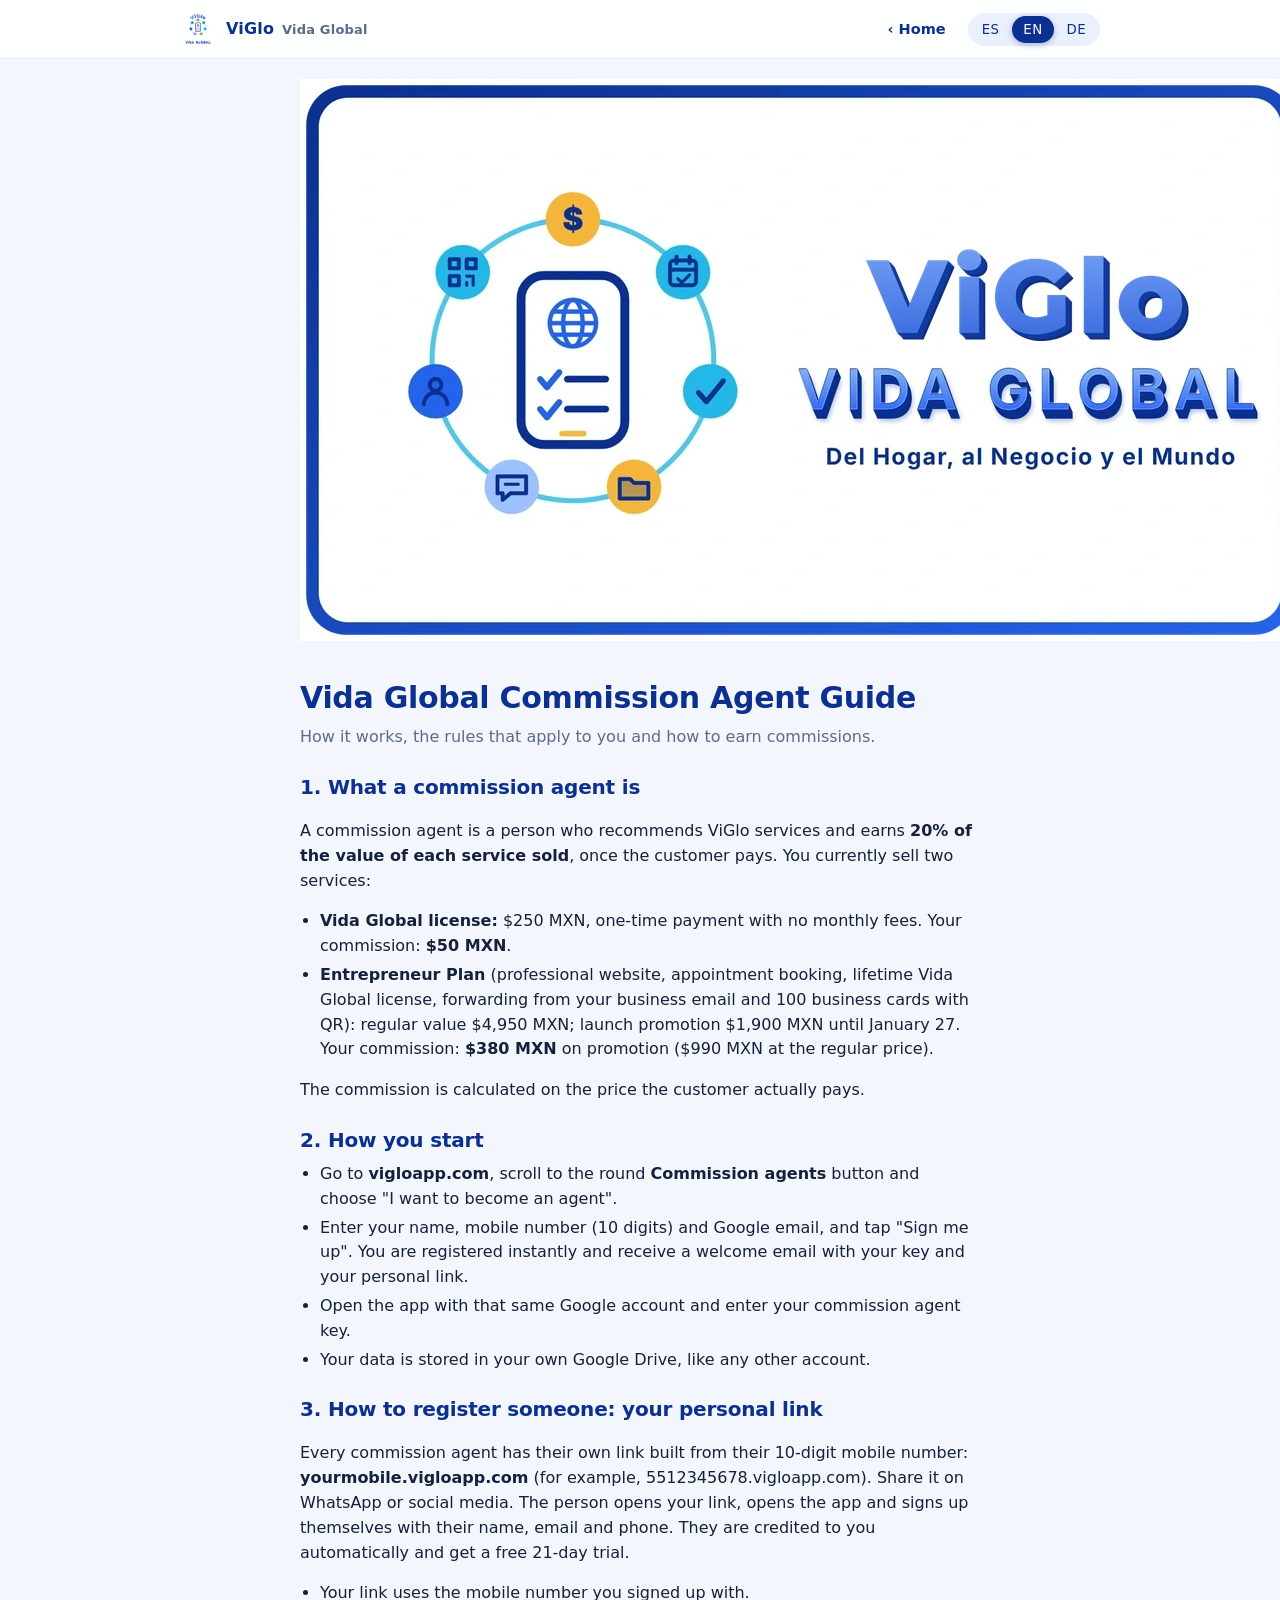
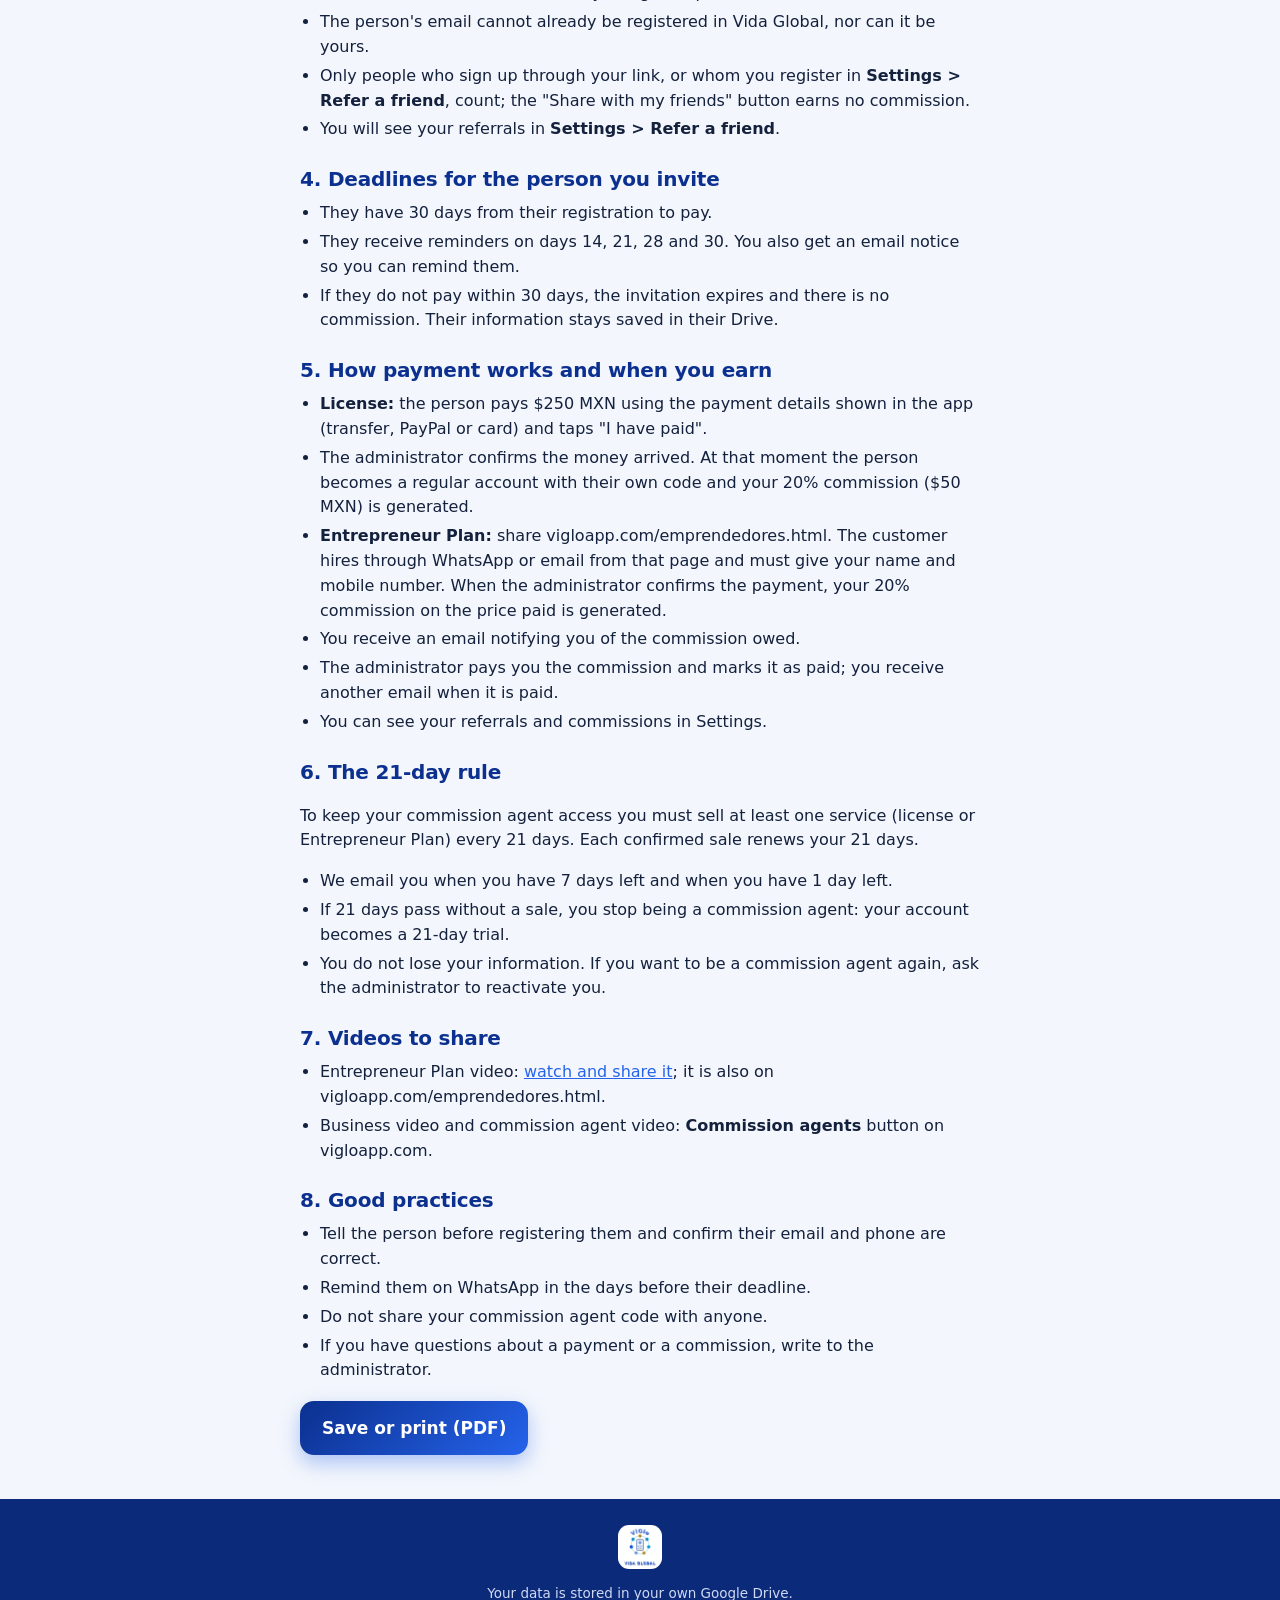
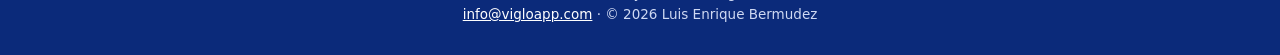
<file: guia-comisionista.html>
<!doctype html><html lang="es"><head><meta charset="utf-8"><meta name="viewport" content="width=device-width,initial-scale=1,viewport-fit=cover"><meta name="theme-color" content="#0b308f"><link rel="manifest" href="manifest.json"><link rel="icon" href="icon-192.png"><link rel="apple-touch-icon" href="apple-touch-icon.png"><link rel="stylesheet" href="style.css"><title>Guía del comisionista – ViGlo</title><style>html[lang=es] .g:not([data-g=es]),html[lang=en] .g:not([data-g=en]),html[lang=de] .g:not([data-g=de]){display:none}.g h2{font-size:20px;margin:22px 0 4px}.g ul{padding-left:20px;margin:6px 0}.g li{margin:4px 0}.cabimp{display:none}@media print{.bar,footer,.acciones{display:none}.cabimp{display:block;position:fixed;top:0;left:0;right:0;text-align:center}.cabimp img{height:46px}body{padding-top:60px;background:#fff}}</style></head><body><header class="bar"><div class="wrap"><a class="brand" href="./"><img src="icon-192.png" alt="ViGlo"><span>ViGlo <small>Vida Global</small></span></a><a class="back" href="./" data-t="home">‹ Inicio</a><div class="lang" role="group" aria-label="Idioma / Language / Sprache"><button data-l="es">ES</button><button data-l="en">EN</button><button data-l="de">DE</button></div></div></header>
<div class="cabimp"><img src="img/logo-horizontal.webp" alt="ViGlo – Vida Global"></div><div class="wrap narrow"><div class="logo-card" style="margin-top:20px"><img src="img/logo-horizontal.webp" alt="ViGlo – Vida Global"></div><div class="g" data-g="es"><h1>Guía del comisionista de Vida Global</h1><p class="lead">Cómo funciona, qué reglas te aplican y cómo ganar comisiones.</p>
<h2>1. Qué es un comisionista</h2><p>Un comisionista es una persona que recomienda los servicios de ViGlo y gana <b>el 20 % del valor de cada servicio vendido</b>, cuando el cliente paga. Hoy vendes dos servicios:</p><ul><li><b>Licencia de Vida Global:</b> $250 MXN, en un solo pago y sin mensualidades. Tu comisión: <b>$50 MXN</b>.</li><li><b>Plan Emprendedor</b> (página web profesional, agenda de citas, licencia de por vida de Vida Global, reenvío desde tu correo empresarial y 100 tarjetas de presentación con QR): valor regular $4,950 MXN; promoción de $1,900 MXN hasta el 27 de enero. Tu comisión: <b>$380 MXN</b> en promoción ($990 MXN a precio regular).</li></ul><p>La comisión se calcula sobre el precio que el cliente realmente paga.</p>
<h2>2. Cómo empiezas</h2><ul><li>Entra a <b>vigloapp.com</b>, baja hasta el botón redondo de <b>Comisionistas</b> y elige «Quiero ser comisionista».</li><li>Escribe tu nombre, celular (10 dígitos) y correo de Google, y pulsa «Registrarme». Quedas dado de alta al instante y recibes un correo de bienvenida con tu clave y tu liga personal.</li><li>Abre la app con esa misma cuenta de Google y escribe tu clave de comisionista.</li><li>Tus datos se guardan en tu propio Google Drive, como en cualquier otra cuenta.</li></ul>
<h2>3. Cómo registrar a alguien: tu liga personal</h2><p>Cada comisionista tiene su propia liga con su celular de 10 dígitos: <b>tucelular.vigloapp.com</b> (por ejemplo, 5512345678.vigloapp.com). Compártela por WhatsApp o redes. La persona entra por tu liga, abre la app y se registra ella misma con su nombre, correo y teléfono. Queda a tu nombre automáticamente y recibe una prueba gratis de 21 días.</p><ul><li>Tu liga usa el celular con el que te registraste.</li><li>El correo de la persona no puede estar ya registrado en Vida Global, ni puede ser el tuyo.</li><li>Solo cuentan quienes se registran por tu liga o los que registras en <b>Ajustes &gt; Referir a un amigo</b>; el botón «Compartir con mis amigos» no genera comisión.</li><li>Verás a tus referidos en <b>Ajustes &gt; Referir a un amigo</b>.</li></ul>
<h2>4. Plazos de la persona que invitas</h2><ul><li>Tiene 30 días desde su registro para pagar.</li><li>Recibe recordatorios los días 14, 21, 28 y 30. Tú también recibes un aviso por correo para que le recuerdes.</li><li>Si no paga en 30 días, su invitación queda vencida y no hay comisión. Su información sigue guardada en su Drive.</li></ul>
<h2>5. Cómo se paga y cuándo ganas</h2><ul><li><b>Licencia:</b> la persona paga $250 MXN con los datos de pago que ve en la app (transferencia, PayPal o tarjeta) y pulsa «Ya pagué».</li><li>El administrador confirma que el dinero llegó. En ese momento la persona pasa a cuenta normal con su propia clave y se genera tu comisión del 20 % ($50 MXN).</li><li><b>Plan Emprendedor:</b> comparte vigloapp.com/emprendedores.html. El cliente contrata por WhatsApp o correo desde esa página y debe decir tu nombre y tu celular. Cuando el administrador confirma su pago, se genera tu comisión del 20 % sobre el precio pagado.</li><li>Recibes un correo con el aviso de la comisión por cobrar.</li><li>El administrador te paga la comisión y la marca como pagada; recibes otro correo cuando se pague.</li><li>Puedes ver tus referidos y tus comisiones en Ajustes.</li></ul>
<h2>6. La regla de los 21 días</h2><p>Para mantener el acceso como comisionista debes vender al menos un servicio (licencia o Plan Emprendedor) cada 21 días. Cada venta confirmada renueva tus 21 días.</p><ul><li>Te avisamos por correo cuando te quedan 7 días y cuando te queda 1 día.</li><li>Si pasan 21 días sin una venta, dejas de ser comisionista: tu cuenta pasa a una prueba de 21 días.</li><li>No pierdes tu información. Si quieres volver a ser comisionista, pide al administrador que te reactive.</li></ul>
<h2>7. Videos para compartir</h2><ul><li>Video del Plan Emprendedor: <a href="https://drive.google.com/file/d/1pLVwksj9nZ_9gQpIJz7zaGAnibDMG66X/view" target="_blank" rel="noopener">verlo y compartirlo</a>; también está en vigloapp.com/emprendedores.html.</li><li>Video del negocio y video del comisionista: botón <b>Comisionistas</b> en vigloapp.com.</li></ul>
<h2>8. Buenas prácticas</h2><ul><li>Avisa a la persona antes de registrarla y confirma que su correo y teléfono sean correctos.</li><li>Recuérdale por WhatsApp los días antes de que venza su plazo.</li><li>No compartas tu clave de comisionista con otras personas.</li><li>Si tienes dudas sobre un pago o una comisión, escribe al administrador.</li></ul></div><div class="g" data-g="en"><h1>Vida Global Commission Agent Guide</h1><p class="lead">How it works, the rules that apply to you and how to earn commissions.</p>
<h2>1. What a commission agent is</h2><p>A commission agent is a person who recommends ViGlo services and earns <b>20% of the value of each service sold</b>, once the customer pays. You currently sell two services:</p><ul><li><b>Vida Global license:</b> $250 MXN, one-time payment with no monthly fees. Your commission: <b>$50 MXN</b>.</li><li><b>Entrepreneur Plan</b> (professional website, appointment booking, lifetime Vida Global license, forwarding from your business email and 100 business cards with QR): regular value $4,950 MXN; launch promotion $1,900 MXN until January 27. Your commission: <b>$380 MXN</b> on promotion ($990 MXN at the regular price).</li></ul><p>The commission is calculated on the price the customer actually pays.</p>
<h2>2. How you start</h2><ul><li>Go to <b>vigloapp.com</b>, scroll to the round <b>Commission agents</b> button and choose "I want to become an agent".</li><li>Enter your name, mobile number (10 digits) and Google email, and tap "Sign me up". You are registered instantly and receive a welcome email with your key and your personal link.</li><li>Open the app with that same Google account and enter your commission agent key.</li><li>Your data is stored in your own Google Drive, like any other account.</li></ul>
<h2>3. How to register someone: your personal link</h2><p>Every commission agent has their own link built from their 10-digit mobile number: <b>yourmobile.vigloapp.com</b> (for example, 5512345678.vigloapp.com). Share it on WhatsApp or social media. The person opens your link, opens the app and signs up themselves with their name, email and phone. They are credited to you automatically and get a free 21-day trial.</p><ul><li>Your link uses the mobile number you signed up with.</li><li>The person's email cannot already be registered in Vida Global, nor can it be yours.</li><li>Only people who sign up through your link, or whom you register in <b>Settings &gt; Refer a friend</b>, count; the "Share with my friends" button earns no commission.</li><li>You will see your referrals in <b>Settings &gt; Refer a friend</b>.</li></ul>
<h2>4. Deadlines for the person you invite</h2><ul><li>They have 30 days from their registration to pay.</li><li>They receive reminders on days 14, 21, 28 and 30. You also get an email notice so you can remind them.</li><li>If they do not pay within 30 days, the invitation expires and there is no commission. Their information stays saved in their Drive.</li></ul>
<h2>5. How payment works and when you earn</h2><ul><li><b>License:</b> the person pays $250 MXN using the payment details shown in the app (transfer, PayPal or card) and taps "I have paid".</li><li>The administrator confirms the money arrived. At that moment the person becomes a regular account with their own code and your 20% commission ($50 MXN) is generated.</li><li><b>Entrepreneur Plan:</b> share vigloapp.com/emprendedores.html. The customer hires through WhatsApp or email from that page and must give your name and mobile number. When the administrator confirms the payment, your 20% commission on the price paid is generated.</li><li>You receive an email notifying you of the commission owed.</li><li>The administrator pays you the commission and marks it as paid; you receive another email when it is paid.</li><li>You can see your referrals and commissions in Settings.</li></ul>
<h2>6. The 21-day rule</h2><p>To keep your commission agent access you must sell at least one service (license or Entrepreneur Plan) every 21 days. Each confirmed sale renews your 21 days.</p><ul><li>We email you when you have 7 days left and when you have 1 day left.</li><li>If 21 days pass without a sale, you stop being a commission agent: your account becomes a 21-day trial.</li><li>You do not lose your information. If you want to be a commission agent again, ask the administrator to reactivate you.</li></ul>
<h2>7. Videos to share</h2><ul><li>Entrepreneur Plan video: <a href="https://drive.google.com/file/d/1pLVwksj9nZ_9gQpIJz7zaGAnibDMG66X/view" target="_blank" rel="noopener">watch and share it</a>; it is also on vigloapp.com/emprendedores.html.</li><li>Business video and commission agent video: <b>Commission agents</b> button on vigloapp.com.</li></ul>
<h2>8. Good practices</h2><ul><li>Tell the person before registering them and confirm their email and phone are correct.</li><li>Remind them on WhatsApp in the days before their deadline.</li><li>Do not share your commission agent code with anyone.</li><li>If you have questions about a payment or a commission, write to the administrator.</li></ul></div><div class="g" data-g="de"><h1>Vida Global – Leitfaden für Vermittler</h1><p class="lead">So funktioniert es, welche Regeln für dich gelten und wie du Provisionen verdienst.</p>
<h2>1. Was ein Vermittler ist</h2><p>Ein Vermittler empfiehlt die Leistungen von ViGlo und verdient <b>20 % des Wertes jeder verkauften Leistung</b>, sobald der Kunde bezahlt hat. Derzeit verkaufst du zwei Leistungen:</p><ul><li><b>Vida-Global-Lizenz:</b> 250 MXN als Einmalzahlung, ohne monatliche Gebühren. Deine Provision: <b>50 MXN</b>.</li><li><b>Unternehmerpaket</b> (professionelle Website, Terminbuchung, lebenslange Vida-Global-Lizenz, Weiterleitung von deiner Geschäfts-E-Mail und 100 Visitenkarten mit QR-Code): regulärer Wert 4.950 MXN; Einführungsaktion 1.900 MXN bis zum 27. Januar. Deine Provision: <b>380 MXN</b> in der Aktion (990 MXN zum regulären Preis).</li></ul><p>Die Provision wird auf den Preis berechnet, den der Kunde tatsächlich zahlt.</p>
<h2>2. So startest du</h2><ul><li>Gehe auf <b>vigloapp.com</b>, scrolle zum runden Button <b>Vermittler</b> und wähle „Ich möchte Vermittler werden“.</li><li>Gib Namen, Handynummer (10 Ziffern) und Google-E-Mail ein und tippe auf „Anmelden“. Du bist sofort registriert und erhältst eine Willkommens-E-Mail mit Schlüssel und persönlichem Link.</li><li>Öffne die App mit demselben Google-Konto und gib deinen Vermittlerschlüssel ein.</li><li>Deine Daten werden in deinem eigenen Google Drive gespeichert, wie bei jedem anderen Konto.</li></ul>
<h2>3. So registrierst du jemanden: dein persönlicher Link</h2><p>Jeder Vermittler hat einen eigenen Link mit seiner 10-stelligen Handynummer: <b>deinehandynummer.vigloapp.com</b> (zum Beispiel 5512345678.vigloapp.com). Teile ihn per WhatsApp oder in sozialen Netzwerken. Die Person öffnet deinen Link, öffnet die App und registriert sich selbst mit Name, E-Mail und Telefon. Sie wird automatisch dir zugeordnet und erhält 21 Tage kostenlos.</p><ul><li>Dein Link verwendet die Handynummer, mit der du dich angemeldet hast.</li><li>Die E-Mail der Person darf in Vida Global noch nicht registriert sein und darf nicht deine sein.</li><li>Nur Personen, die sich über deinen Link registrieren oder die du unter <b>Einstellungen &gt; Freund einladen</b> registrierst, zählen; der Button „Mit Freunden teilen“ bringt keine Provision.</li><li>Deine Empfehlungen siehst du unter <b>Einstellungen &gt; Freund einladen</b>.</li></ul>
<h2>4. Fristen der eingeladenen Person</h2><ul><li>Sie hat ab der Registrierung 30 Tage Zeit zu bezahlen.</li><li>Sie erhält Erinnerungen an den Tagen 14, 21, 28 und 30. Auch du bekommst eine E-Mail, damit du sie erinnern kannst.</li><li>Zahlt sie nicht innerhalb von 30 Tagen, verfällt die Einladung und es gibt keine Provision. Ihre Daten bleiben in ihrem Drive gespeichert.</li></ul>
<h2>5. Wie bezahlt wird und wann du verdienst</h2><ul><li><b>Lizenz:</b> Die Person zahlt 250 MXN mit den in der App angezeigten Zahlungsdaten (Überweisung, PayPal oder Karte) und tippt auf „Ich habe bezahlt“.</li><li>Der Administrator bestätigt den Zahlungseingang. In diesem Moment wird die Person zu einem normalen Konto mit eigenem Code und deine Provision von 20 % (50 MXN) entsteht.</li><li><b>Unternehmerpaket:</b> Teile vigloapp.com/emprendedores.html. Der Kunde bucht über WhatsApp oder E-Mail von dieser Seite und muss deinen Namen und deine Handynummer nennen. Sobald der Administrator die Zahlung bestätigt, entsteht deine Provision von 20 % auf den gezahlten Preis.</li><li>Du erhältst eine E-Mail über die offene Provision.</li><li>Der Administrator zahlt dir die Provision aus und markiert sie als bezahlt; du erhältst dazu eine weitere E-Mail.</li><li>Deine Empfehlungen und Provisionen siehst du in den Einstellungen.</li></ul>
<h2>6. Die 21-Tage-Regel</h2><p>Um deinen Vermittlerzugang zu behalten, musst du mindestens alle 21 Tage eine Leistung (Lizenz oder Unternehmerpaket) verkaufen. Jeder bestätigte Verkauf verlängert deine 21 Tage.</p><ul><li>Wir benachrichtigen dich per E-Mail, wenn dir noch 7 Tage und wenn dir noch 1 Tag bleibt.</li><li>Vergehen 21 Tage ohne Verkauf, bist du kein Vermittler mehr: Dein Konto wird zu einer 21-Tage-Testphase.</li><li>Deine Daten gehen nicht verloren. Wenn du wieder Vermittler sein möchtest, bitte den Administrator um Reaktivierung.</li></ul>
<h2>7. Videos zum Teilen</h2><ul><li>Video zum Unternehmerpaket: <a href="https://drive.google.com/file/d/1pLVwksj9nZ_9gQpIJz7zaGAnibDMG66X/view" target="_blank" rel="noopener">ansehen und teilen</a>; es steht auch auf vigloapp.com/emprendedores.html.</li><li>Geschäftsvideo und Vermittlervideo: Button <b>Vermittler</b> auf vigloapp.com.</li></ul>
<h2>8. Gute Praxis</h2><ul><li>Sage der Person Bescheid, bevor du sie registrierst, und prüfe, ob E-Mail und Telefon stimmen.</li><li>Erinnere sie per WhatsApp in den Tagen vor Fristablauf.</li><li>Gib deinen Vermittlercode an niemanden weiter.</li><li>Bei Fragen zu einer Zahlung oder Provision schreibe dem Administrator.</li></ul></div><div class="acciones"><a class="btn" href="#" onclick="window.print();return false" data-t="g_print">Guardar o imprimir (PDF)</a></div></div><footer><div class="wrap"><img src="icon-192.png" alt="ViGlo"><br><span data-t="foot">Tus datos se guardan en tu propio Google Drive.</span><br><a href="mailto:info@vigloapp.com">info@vigloapp.com</a> · © 2026 Luis Enrique Bermudez</div></footer><script src="config.js"></script><script src="i18n.js"></script><script src="app.js"></script></body></html>
</file>
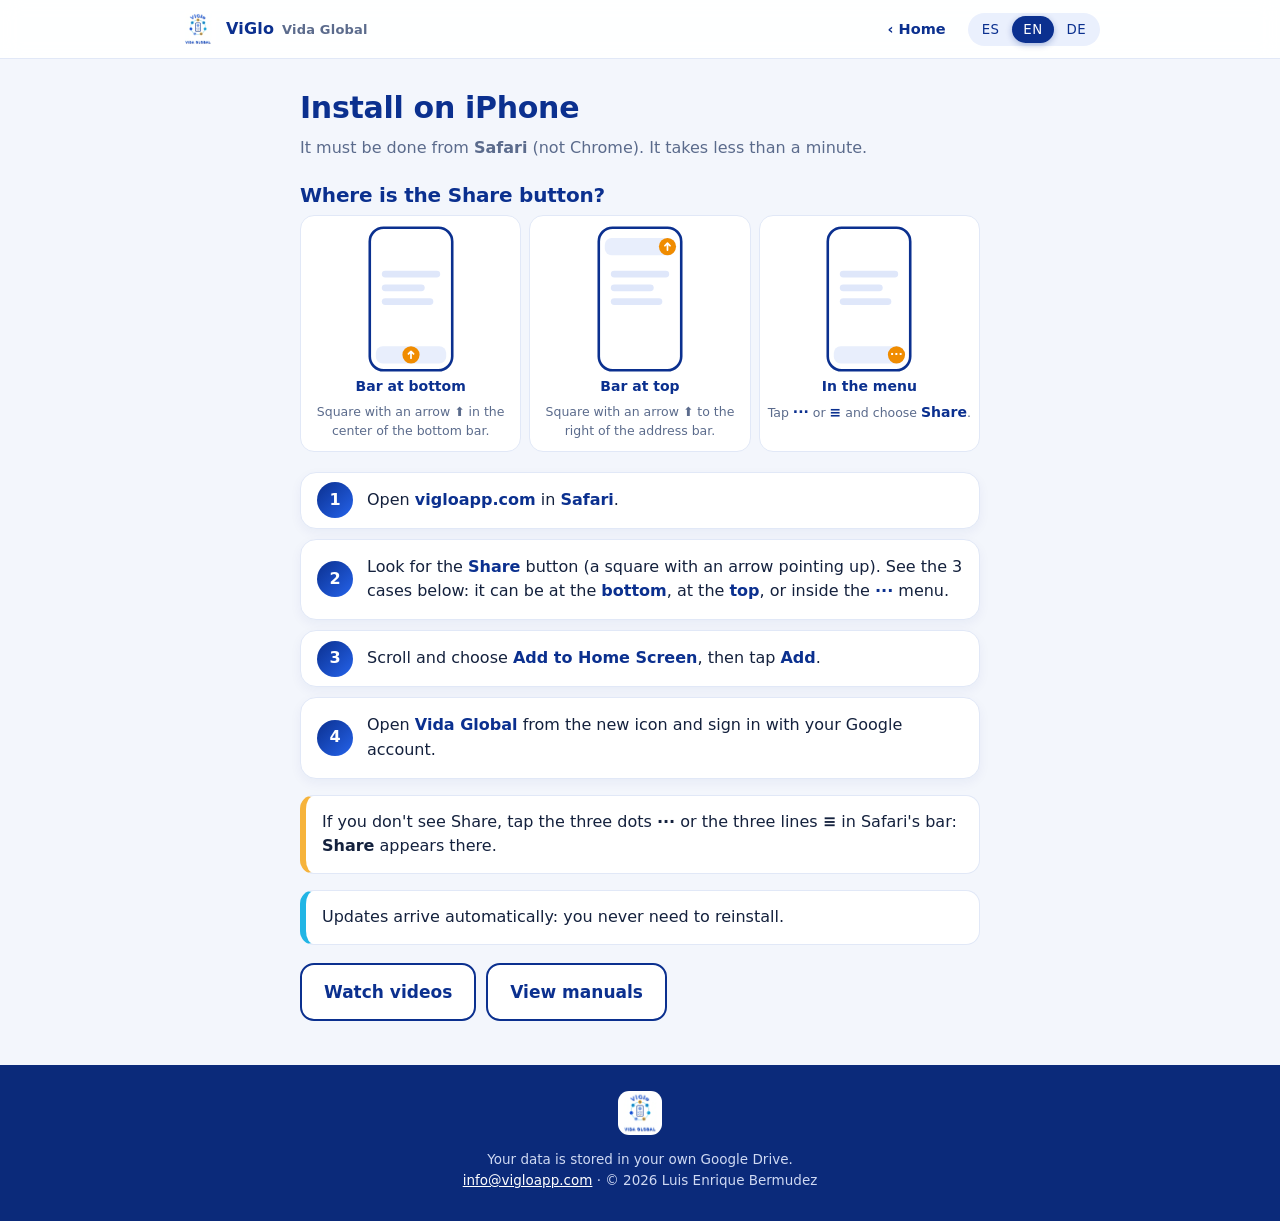
<file: iphone.html>
<!doctype html><html lang="es"><head><meta charset="utf-8"><meta name="viewport" content="width=device-width,initial-scale=1,viewport-fit=cover"><meta name="theme-color" content="#0b308f"><link rel="manifest" href="manifest.json"><link rel="icon" href="icon-192.png"><link rel="apple-touch-icon" href="apple-touch-icon.png"><link rel="stylesheet" href="style.css"><title>iPhone – ViGlo</title></head><body><header class="bar"><div class="wrap"><a class="brand" href="./"><img src="icon-192.png" alt="ViGlo"><span>ViGlo <small>Vida Global</small></span></a><a class="back" href="./" data-t="home">‹ Inicio</a><div class="lang" role="group" aria-label="Idioma / Language / Sprache"><button data-l="es">ES</button><button data-l="en">EN</button><button data-l="de">DE</button></div></div></header>
<div class="wrap narrow">
<div id="aviso-safari" class="aviso" hidden><b data-t="sf_title">Ábrelo en Safari para instalar</b><p data-t="sf_text">Estás en otro navegador. En iPhone la app solo se instala desde <b>Safari</b>.</p><div class="acciones"><a id="abrir-safari" class="btn" href="#" data-t="sf_open">Abrir en Safari</a><button id="copiar-enlace" class="btn sec" type="button" data-t="sf_copy">Copiar enlace</button></div><p class="nota" id="sf-msg" data-t="sf_help">Si no se abre, copia el enlace, abre Safari y pégalo en la barra de direcciones.</p></div><h1 data-t="i_title">Instalar en iPhone</h1><p class="lead" data-t="i_lead"></p><div id="paso-safari" class="aviso ok" hidden><button id="btn-compartir" class="btn grande" type="button" data-t="ios_btn">Toca aquí para abrir el menú Compartir</button><p data-t="ios_next">En el menú que se abre, desliza hacia abajo y toca <b>Agregar a pantalla de inicio</b>, luego <b>Agregar</b>.</p></div><div id="flecha" class="flecha" hidden><span data-t="ios_arrow">Compartir</span></div><div class="donde"><h2 data-t="d_title">¿Dónde está el botón Compartir?</h2><div class="tres"><div class="caso"><svg viewBox="0 0 100 170" width="86" height="146" aria-hidden="true"><rect x="2" y="2" width="96" height="166" rx="16" fill="#fff" stroke="#0b308f" stroke-width="3"/><rect x="9" y="140" width="82" height="20" rx="8" fill="#e8eefc"/><rect x="16" y="52" width="68" height="8" rx="4" fill="#dfe7fa"/><rect x="16" y="68" width="50" height="8" rx="4" fill="#dfe7fa"/><rect x="16" y="84" width="60" height="8" rx="4" fill="#dfe7fa"/><circle cx="50" cy="150" r="10" fill="#f08c00"/><path d="M50 154 v-8 m-3 3 l3 -3 l3 3" stroke="#fff" stroke-width="2" fill="none" stroke-linecap="round" stroke-linejoin="round"/></svg><b data-t="d_a">Barra abajo</b><span data-t="d_a_t">Cuadro con flecha ⬆ en el centro de la barra de abajo.</span></div><div class="caso"><svg viewBox="0 0 100 170" width="86" height="146" aria-hidden="true"><rect x="2" y="2" width="96" height="166" rx="16" fill="#fff" stroke="#0b308f" stroke-width="3"/><rect x="9" y="14" width="82" height="20" rx="8" fill="#e8eefc"/><rect x="16" y="52" width="68" height="8" rx="4" fill="#dfe7fa"/><rect x="16" y="68" width="50" height="8" rx="4" fill="#dfe7fa"/><rect x="16" y="84" width="60" height="8" rx="4" fill="#dfe7fa"/><circle cx="82" cy="24" r="10" fill="#f08c00"/><path d="M82 28 v-8 m-3 3 l3 -3 l3 3" stroke="#fff" stroke-width="2" fill="none" stroke-linecap="round" stroke-linejoin="round"/></svg><b data-t="d_b">Barra arriba</b><span data-t="d_b_t">Cuadro con flecha ⬆ a la derecha de la barra de direcciones.</span></div><div class="caso"><svg viewBox="0 0 100 170" width="86" height="146" aria-hidden="true"><rect x="2" y="2" width="96" height="166" rx="16" fill="#fff" stroke="#0b308f" stroke-width="3"/><rect x="9" y="140" width="82" height="20" rx="8" fill="#e8eefc"/><rect x="16" y="52" width="68" height="8" rx="4" fill="#dfe7fa"/><rect x="16" y="68" width="50" height="8" rx="4" fill="#dfe7fa"/><rect x="16" y="84" width="60" height="8" rx="4" fill="#dfe7fa"/><circle cx="82" cy="150" r="10" fill="#f08c00"/><text x="82" y="154" font-size="13" font-weight="800" fill="#fff" text-anchor="middle">···</text></svg><b data-t="d_c">En el menú</b><span data-t="d_c_t">Toca <b>···</b> o <b>≡</b> y elige <b>Compartir</b>.</span></div></div></div><div id="flecha-top" class="flecha top" hidden><span data-t="ios_arrow">Compartir</span></div>
<ol class="pasos"><li data-t="i1"></li><li data-t="i2"></li><li data-t="i3"></li><li data-t="i4"></li></ol>
<div class="caja" data-t="i_tip"></div><div class="caja azul" data-t="auto"></div>
<div class="acciones"><a class="btn sec" data-video href="#" target="_blank" rel="noopener" data-t="see_videos">Ver videos</a><a class="btn sec" href="manuales.html" data-t="see_manuals">Ver manuales</a></div>
</div><footer><div class="wrap"><img src="icon-192.png" alt="ViGlo"><br><span data-t="foot">Tus datos se guardan en tu propio Google Drive.</span><br><a href="mailto:info@vigloapp.com">info@vigloapp.com</a> · © 2026 Luis Enrique Bermudez</div></footer><script src="config.js"></script><script src="i18n.js"></script><script src="app.js"></script></body></html>
</file>
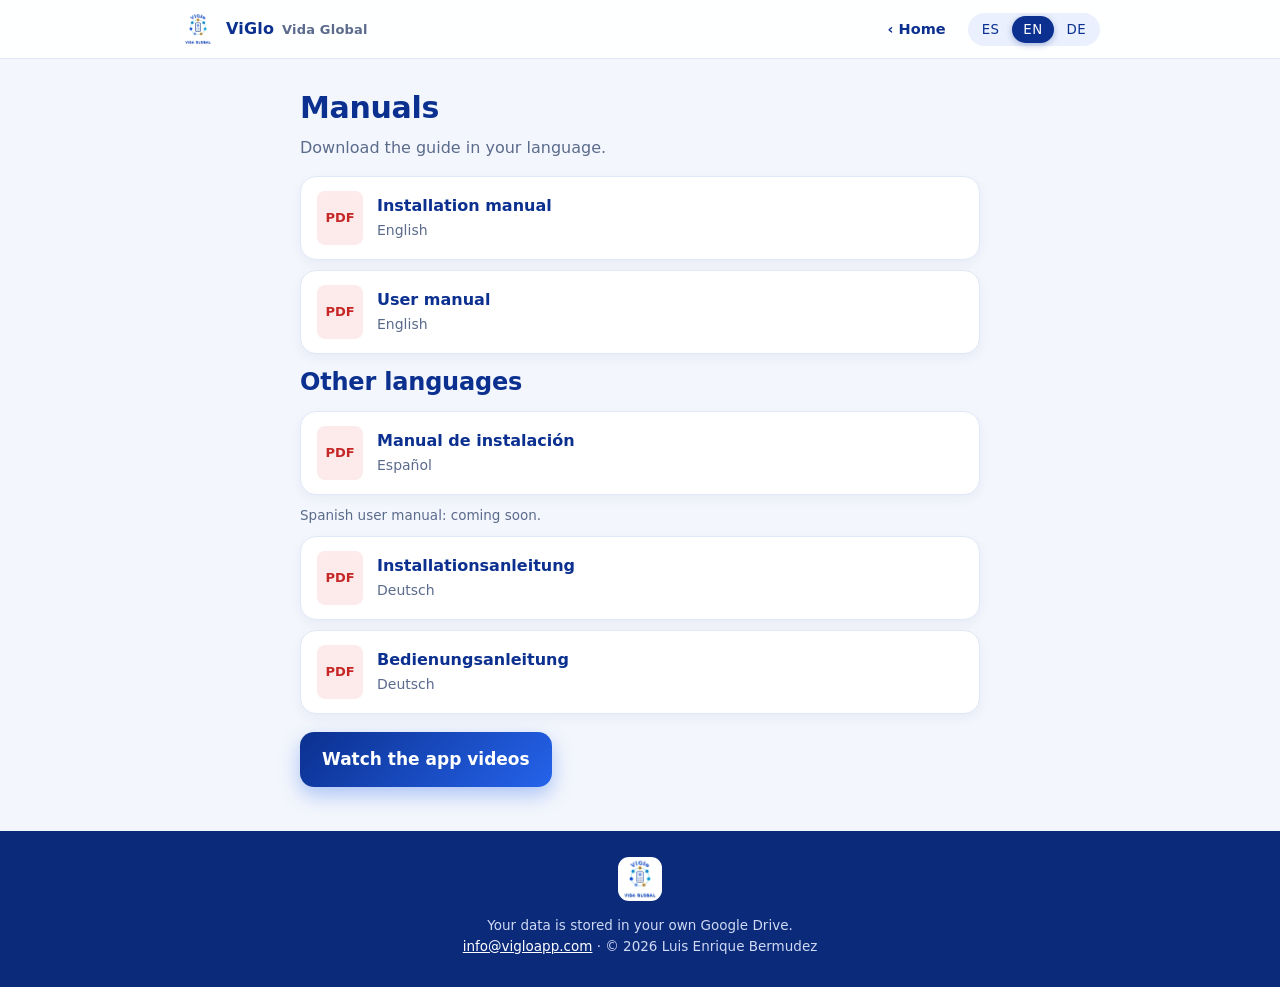
<file: manuales.html>
<!doctype html><html lang="es"><head><meta charset="utf-8"><meta name="viewport" content="width=device-width,initial-scale=1,viewport-fit=cover"><meta name="theme-color" content="#0b308f"><link rel="manifest" href="manifest.json"><link rel="icon" href="icon-192.png"><link rel="apple-touch-icon" href="apple-touch-icon.png"><link rel="stylesheet" href="style.css"><title>Manuales – ViGlo</title></head><body><header class="bar"><div class="wrap"><a class="brand" href="./"><img src="icon-192.png" alt="ViGlo"><span>ViGlo <small>Vida Global</small></span></a><a class="back" href="./" data-t="home">‹ Inicio</a><div class="lang" role="group" aria-label="Idioma / Language / Sprache"><button data-l="es">ES</button><button data-l="en">EN</button><button data-l="de">DE</button></div></div></header>
<div class="wrap narrow">
<h1 data-t="m_title">Manuales</h1><p class="lead" data-t="m_lead">Descarga la guía en tu idioma.</p>
<div id="lista-manuales"></div>
<div class="acciones"><a class="btn" data-video href="#" target="_blank" rel="noopener" data-t="op_videos">Ver videos de la app</a></div>
</div><footer><div class="wrap"><img src="icon-192.png" alt="ViGlo"><br><span data-t="foot">Tus datos se guardan en tu propio Google Drive.</span><br><a href="mailto:info@vigloapp.com">info@vigloapp.com</a> · © 2026 Luis Enrique Bermudez</div></footer><script src="config.js"></script><script src="i18n.js"></script><script src="app.js"></script></body></html>
</file>
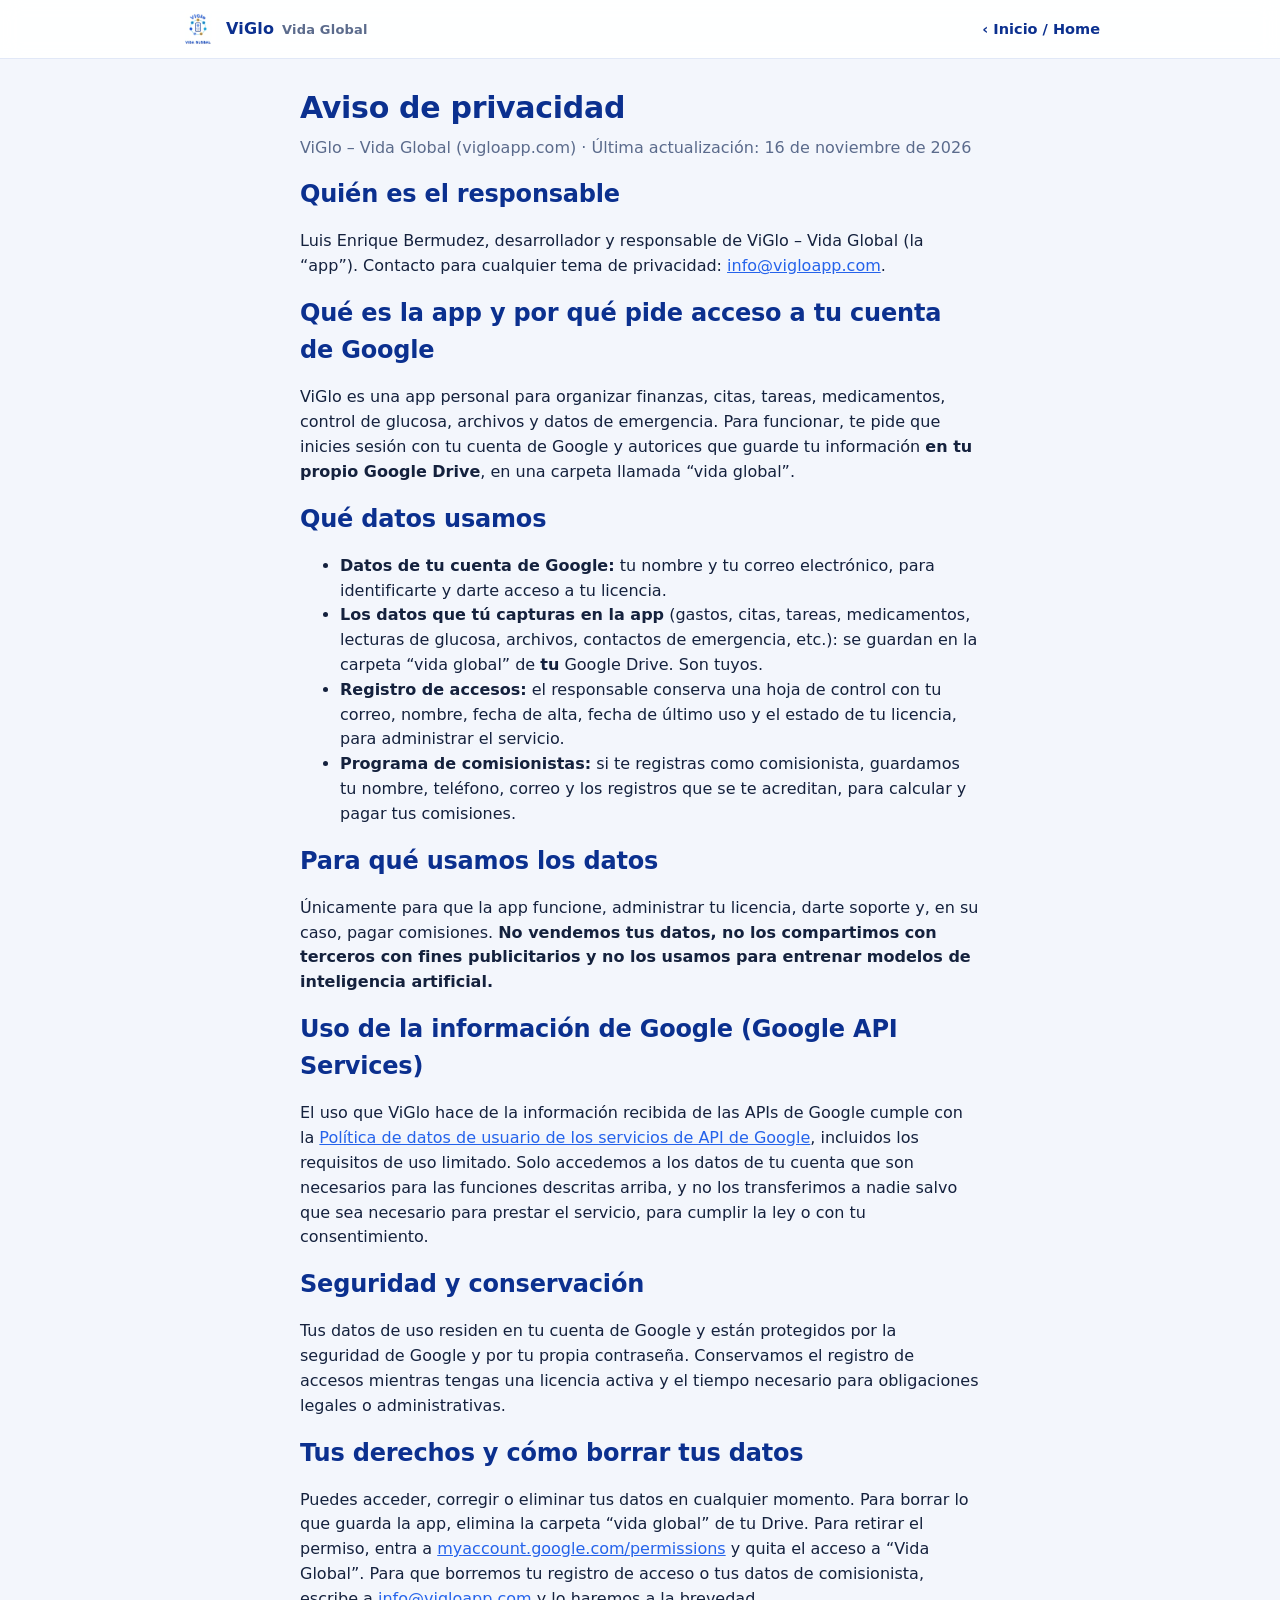
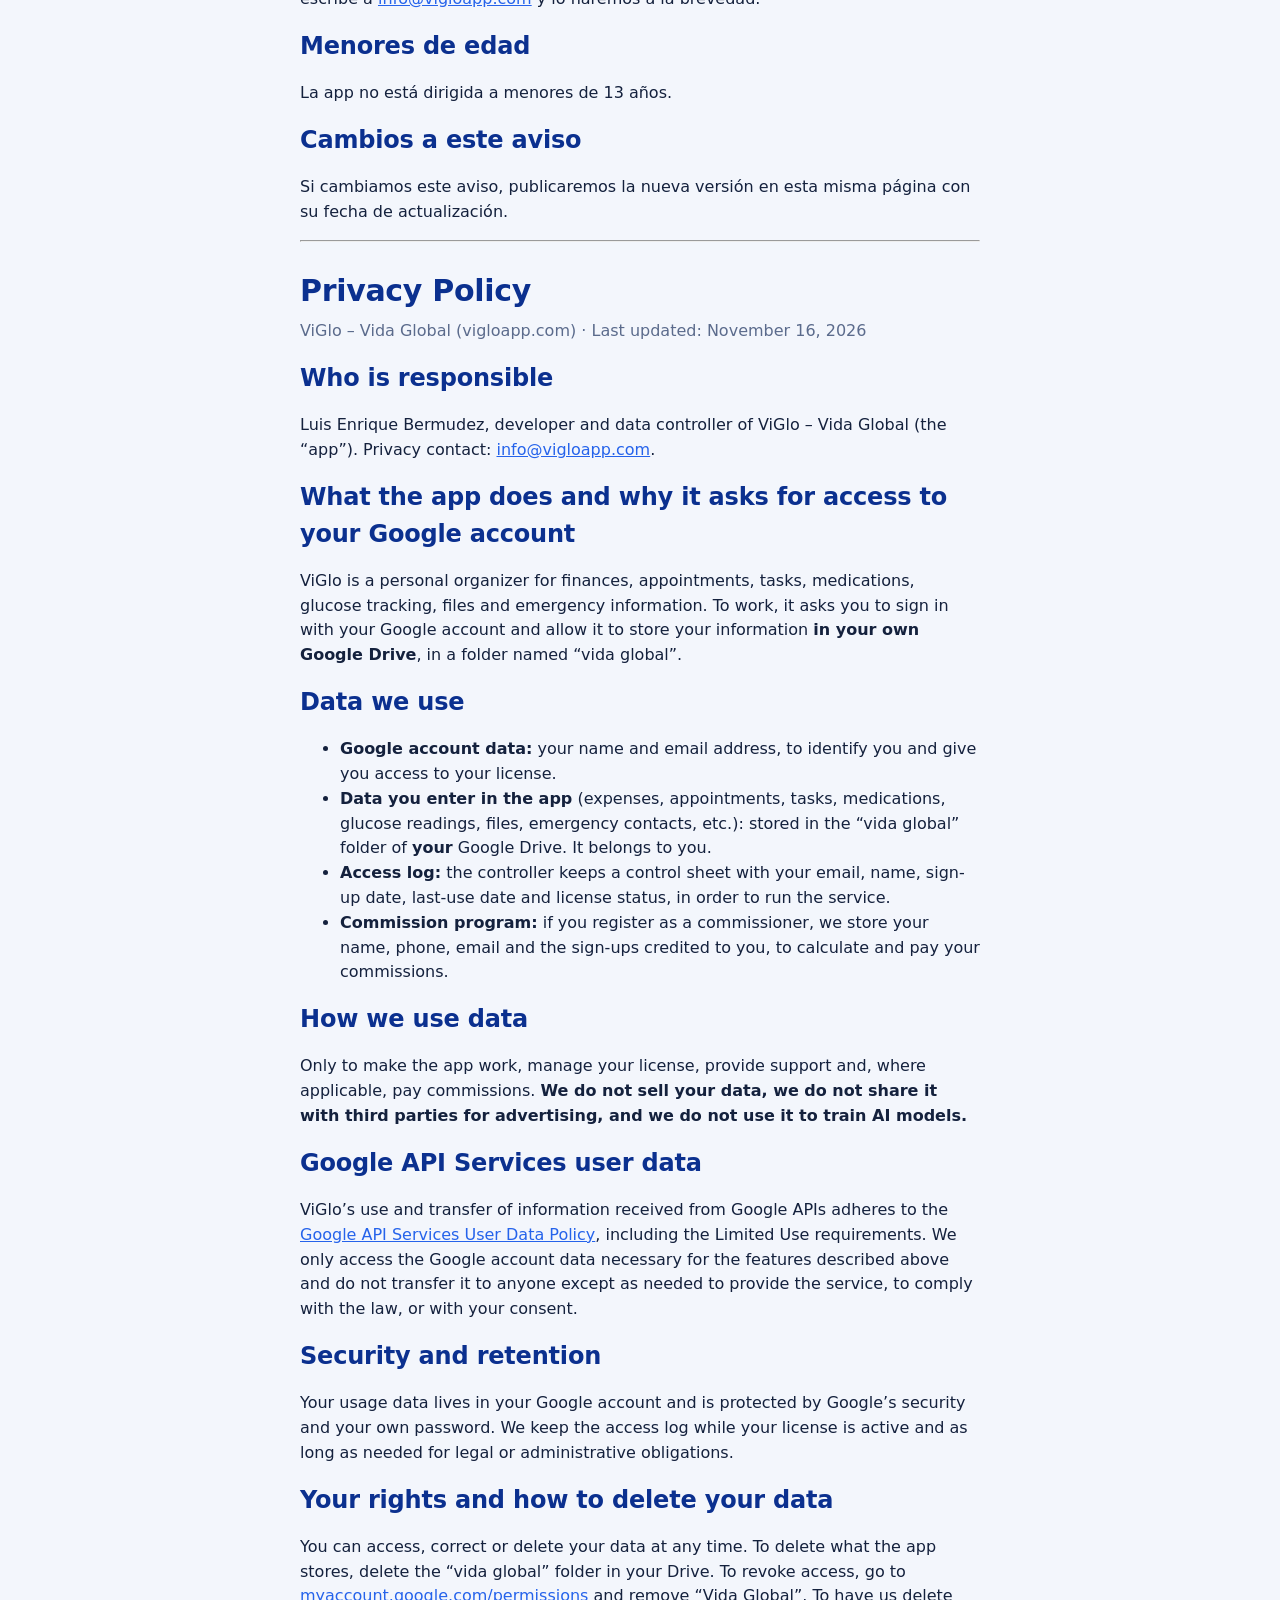
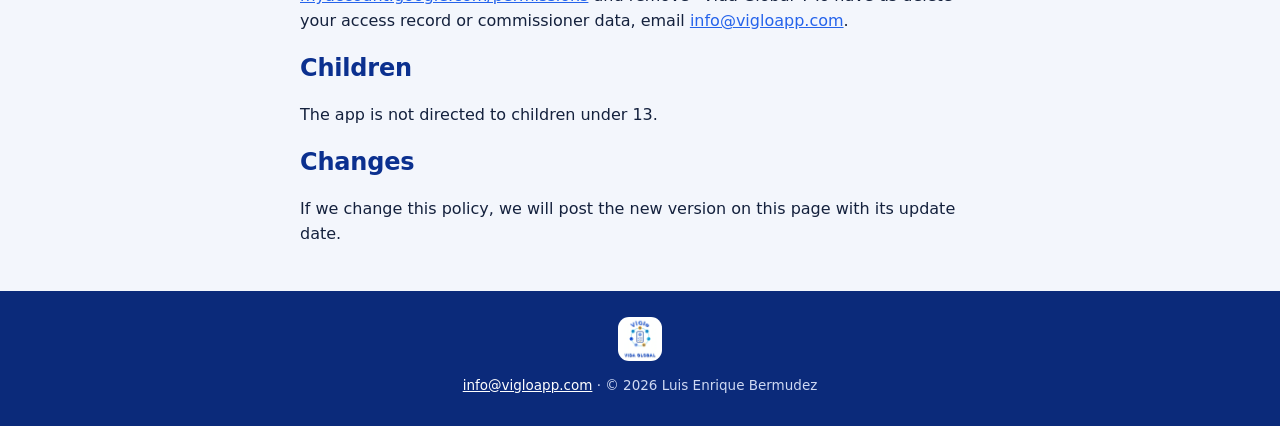
<file: privacidad.html>
<!doctype html><html lang="es"><head><meta charset="utf-8"><meta name="viewport" content="width=device-width,initial-scale=1,viewport-fit=cover"><meta name="theme-color" content="#0b308f"><link rel="icon" href="icon-192.png"><link rel="apple-touch-icon" href="apple-touch-icon.png"><link rel="stylesheet" href="style.css"><title>Aviso de privacidad / Privacy Policy – ViGlo</title></head><body><header class="bar"><div class="wrap"><a class="brand" href="./"><img src="icon-192.png" alt="ViGlo"><span>ViGlo <small>Vida Global</small></span></a><a class="back" href="./">‹ Inicio / Home</a></div></header>
<div class="wrap narrow">
<h1>Aviso de privacidad</h1><p class="lead">ViGlo – Vida Global (vigloapp.com) · Última actualización: 16 de noviembre de 2026</p>
<h2>Quién es el responsable</h2>
<p>Luis Enrique Bermudez, desarrollador y responsable de ViGlo – Vida Global (la “app”). Contacto para cualquier tema de privacidad: <a href="mailto:info@vigloapp.com">info@vigloapp.com</a>.</p>
<h2>Qué es la app y por qué pide acceso a tu cuenta de Google</h2>
<p>ViGlo es una app personal para organizar finanzas, citas, tareas, medicamentos, control de glucosa, archivos y datos de emergencia. Para funcionar, te pide que inicies sesión con tu cuenta de Google y autorices que guarde tu información <b>en tu propio Google Drive</b>, en una carpeta llamada “vida global”.</p>
<h2>Qué datos usamos</h2>
<ul>
<li><b>Datos de tu cuenta de Google:</b> tu nombre y tu correo electrónico, para identificarte y darte acceso a tu licencia.</li>
<li><b>Los datos que tú capturas en la app</b> (gastos, citas, tareas, medicamentos, lecturas de glucosa, archivos, contactos de emergencia, etc.): se guardan en la carpeta “vida global” de <b>tu</b> Google Drive. Son tuyos.</li>
<li><b>Registro de accesos:</b> el responsable conserva una hoja de control con tu correo, nombre, fecha de alta, fecha de último uso y el estado de tu licencia, para administrar el servicio.</li>
<li><b>Programa de comisionistas:</b> si te registras como comisionista, guardamos tu nombre, teléfono, correo y los registros que se te acreditan, para calcular y pagar tus comisiones.</li>
</ul>
<h2>Para qué usamos los datos</h2>
<p>Únicamente para que la app funcione, administrar tu licencia, darte soporte y, en su caso, pagar comisiones. <b>No vendemos tus datos, no los compartimos con terceros con fines publicitarios y no los usamos para entrenar modelos de inteligencia artificial.</b></p>
<h2>Uso de la información de Google (Google API Services)</h2>
<p>El uso que ViGlo hace de la información recibida de las APIs de Google cumple con la <a href="https://developers.google.com/terms/api-services-user-data-policy" target="_blank" rel="noopener">Política de datos de usuario de los servicios de API de Google</a>, incluidos los requisitos de uso limitado. Solo accedemos a los datos de tu cuenta que son necesarios para las funciones descritas arriba, y no los transferimos a nadie salvo que sea necesario para prestar el servicio, para cumplir la ley o con tu consentimiento.</p>
<h2>Seguridad y conservación</h2>
<p>Tus datos de uso residen en tu cuenta de Google y están protegidos por la seguridad de Google y por tu propia contraseña. Conservamos el registro de accesos mientras tengas una licencia activa y el tiempo necesario para obligaciones legales o administrativas.</p>
<h2>Tus derechos y cómo borrar tus datos</h2>
<p>Puedes acceder, corregir o eliminar tus datos en cualquier momento. Para borrar lo que guarda la app, elimina la carpeta “vida global” de tu Drive. Para retirar el permiso, entra a <a href="https://myaccount.google.com/permissions" target="_blank" rel="noopener">myaccount.google.com/permissions</a> y quita el acceso a “Vida Global”. Para que borremos tu registro de acceso o tus datos de comisionista, escribe a <a href="mailto:info@vigloapp.com">info@vigloapp.com</a> y lo haremos a la brevedad.</p>
<h2>Menores de edad</h2>
<p>La app no está dirigida a menores de 13 años.</p>
<h2>Cambios a este aviso</h2>
<p>Si cambiamos este aviso, publicaremos la nueva versión en esta misma página con su fecha de actualización.</p>
<hr>
<h1 lang="en">Privacy Policy</h1><p class="lead" lang="en">ViGlo – Vida Global (vigloapp.com) · Last updated: November 16, 2026</p>
<div lang="en">
<h2>Who is responsible</h2>
<p>Luis Enrique Bermudez, developer and data controller of ViGlo – Vida Global (the “app”). Privacy contact: <a href="mailto:info@vigloapp.com">info@vigloapp.com</a>.</p>
<h2>What the app does and why it asks for access to your Google account</h2>
<p>ViGlo is a personal organizer for finances, appointments, tasks, medications, glucose tracking, files and emergency information. To work, it asks you to sign in with your Google account and allow it to store your information <b>in your own Google Drive</b>, in a folder named “vida global”.</p>
<h2>Data we use</h2>
<ul>
<li><b>Google account data:</b> your name and email address, to identify you and give you access to your license.</li>
<li><b>Data you enter in the app</b> (expenses, appointments, tasks, medications, glucose readings, files, emergency contacts, etc.): stored in the “vida global” folder of <b>your</b> Google Drive. It belongs to you.</li>
<li><b>Access log:</b> the controller keeps a control sheet with your email, name, sign-up date, last-use date and license status, in order to run the service.</li>
<li><b>Commission program:</b> if you register as a commissioner, we store your name, phone, email and the sign-ups credited to you, to calculate and pay your commissions.</li>
</ul>
<h2>How we use data</h2>
<p>Only to make the app work, manage your license, provide support and, where applicable, pay commissions. <b>We do not sell your data, we do not share it with third parties for advertising, and we do not use it to train AI models.</b></p>
<h2>Google API Services user data</h2>
<p>ViGlo’s use and transfer of information received from Google APIs adheres to the <a href="https://developers.google.com/terms/api-services-user-data-policy" target="_blank" rel="noopener">Google API Services User Data Policy</a>, including the Limited Use requirements. We only access the Google account data necessary for the features described above and do not transfer it to anyone except as needed to provide the service, to comply with the law, or with your consent.</p>
<h2>Security and retention</h2>
<p>Your usage data lives in your Google account and is protected by Google’s security and your own password. We keep the access log while your license is active and as long as needed for legal or administrative obligations.</p>
<h2>Your rights and how to delete your data</h2>
<p>You can access, correct or delete your data at any time. To delete what the app stores, delete the “vida global” folder in your Drive. To revoke access, go to <a href="https://myaccount.google.com/permissions" target="_blank" rel="noopener">myaccount.google.com/permissions</a> and remove “Vida Global”. To have us delete your access record or commissioner data, email <a href="mailto:info@vigloapp.com">info@vigloapp.com</a>.</p>
<h2>Children</h2>
<p>The app is not directed to children under 13.</p>
<h2>Changes</h2>
<p>If we change this policy, we will post the new version on this page with its update date.</p>
</div>
</div><footer><div class="wrap"><img src="icon-192.png" alt="ViGlo"><br><a href="mailto:info@vigloapp.com">info@vigloapp.com</a> · © 2026 Luis Enrique Bermudez</div></footer></body></html>
</file>
<file: style.css>
:root{--azul:#0b308f;--azul2:#2563eb;--cielo:#21b5e5;--oro:#f6b33b;--fondo:#f3f6fc;--texto:#14213d;--suave:#5b6b8c;--linea:#e1e8f7}
*{box-sizing:border-box}
html{-webkit-text-size-adjust:100%;scroll-behavior:smooth}
body{margin:0;font-family:Inter,"Segoe UI",system-ui,-apple-system,Roboto,Arial,sans-serif;color:var(--texto);background:var(--fondo);line-height:1.55;-webkit-font-smoothing:antialiased}
a{color:var(--azul2)}
.wrap{max-width:960px;margin:0 auto;padding:0 20px}
.narrow{max-width:720px}
/* barra superior */
.bar{position:sticky;top:0;z-index:10;background:rgba(255,255,255,.92);backdrop-filter:blur(10px);-webkit-backdrop-filter:blur(10px);border-bottom:1px solid var(--linea)}
.bar .wrap{display:flex;align-items:center;gap:12px;height:58px}
.bar .brand{display:flex;align-items:center;gap:10px;text-decoration:none;color:var(--azul);font-weight:800;letter-spacing:.2px}
.bar .brand img{height:36px;width:36px;border-radius:9px;display:block}.bar .brand small{font-weight:600;color:var(--suave);font-size:13px;margin-left:2px}@media(max-width:420px){.bar .brand small{display:none}}
.bar .back{margin-left:auto;text-decoration:none;font-weight:600;font-size:14.5px;color:var(--azul)}
.lang{display:flex;gap:2px;background:#eaf0fd;border-radius:999px;padding:3px;margin-left:auto}
.bar .back + .lang{margin-left:10px}
.lang button{border:0;background:transparent;color:var(--azul);font:700 12.5px inherit;font-family:inherit;padding:6px 11px;border-radius:999px;cursor:pointer;letter-spacing:.4px}
.lang button.on{background:var(--azul);color:#fff;box-shadow:0 2px 6px rgba(11,48,143,.3)}
/* portada */
.hero{background:radial-gradient(1200px 500px at 85% -10%,#3b82f6 0,transparent 60%),linear-gradient(160deg,#0b2a7a 0%,#0b308f 45%,#1d56d8 100%);color:#fff;padding:34px 0 86px;position:relative;overflow:hidden}
.hero::after{content:"";position:absolute;left:0;right:0;bottom:-1px;height:46px;background:var(--fondo);border-radius:46px 46px 0 0}
.hero .logo-card{background:#fff;border-radius:26px;padding:10px;box-shadow:0 18px 50px rgba(5,18,70,.45);max-width:520px;margin:0 auto}
.hero .logo-card img{display:block;width:100%;height:auto;border-radius:18px}
.hero p.intro{max-width:600px;margin:26px auto 0;text-align:center;font-size:18px;color:#e6eeff}
.chips{display:flex;flex-wrap:wrap;gap:8px;justify-content:center;margin:18px 0 0}
.chips span{background:rgba(255,255,255,.14);border:1px solid rgba(255,255,255,.28);padding:6px 14px;border-radius:999px;font-size:13.5px;font-weight:600}
/* opciones */
.opciones{display:grid;grid-template-columns:1fr;gap:14px;margin:-52px 0 8px;position:relative;z-index:2}
@media(min-width:700px){.opciones{grid-template-columns:1fr 1fr}}
.op{display:flex;align-items:center;gap:16px;background:#fff;border:1px solid var(--linea);border-radius:20px;padding:18px;text-decoration:none;color:var(--texto);box-shadow:0 10px 28px rgba(11,48,143,.12);transition:transform .15s,box-shadow .15s}
.op:hover,.op:active{transform:translateY(-3px);box-shadow:0 16px 34px rgba(11,48,143,.2)}
.op .ic{flex:0 0 58px;height:58px;border-radius:16px;display:flex;align-items:center;justify-content:center;background:linear-gradient(135deg,var(--azul),var(--azul2));color:#fff}
.op.video .ic{background:linear-gradient(135deg,#f08c00,var(--oro))}
.op .ic svg{width:30px;height:30px}
.op b{display:block;font-size:18.5px;color:var(--azul);line-height:1.25}
.op span.d{display:block;font-size:14.5px;color:var(--suave)}
.op .fl{margin-left:auto;color:var(--azul2);font-size:26px;font-weight:700}
/* secciones */
section.bloque{padding:30px 0 6px}
h1{font-size:30px;color:var(--azul);margin:26px 0 4px;letter-spacing:-.3px}
h2{font-size:24px;color:var(--azul);margin:0 0 4px;letter-spacing:-.2px}
p.lead{color:var(--suave);margin:0 0 16px}
.galeria{display:flex;gap:18px;overflow-x:auto;padding:10px 20px 22px;margin:0 -20px;scroll-snap-type:x mandatory;-webkit-overflow-scrolling:touch}
.galeria figure{margin:0;flex:0 0 220px;scroll-snap-align:center}
.galeria img{width:220px;height:auto;display:block;border-radius:24px;box-shadow:0 12px 30px rgba(11,48,143,.25)}
.galeria figcaption{font-size:14px;margin-top:10px;text-align:center;font-weight:700;color:var(--azul)}
.pasos{counter-reset:p;list-style:none;padding:0;margin:14px 0}
.pasos li{counter-increment:p;background:#fff;border:1px solid var(--linea);border-radius:16px;padding:15px 16px 15px 66px;margin:10px 0;position:relative;box-shadow:0 4px 12px rgba(11,48,143,.05)}
.pasos li::before{content:counter(p);position:absolute;left:16px;top:50%;transform:translateY(-50%);width:36px;height:36px;border-radius:50%;background:linear-gradient(135deg,var(--azul),var(--azul2));color:#fff;font-weight:800;display:flex;align-items:center;justify-content:center}
.pasos li b{color:var(--azul)}
.caja{background:#fff;border:1px solid var(--linea);border-left:6px solid var(--oro);border-radius:14px;padding:14px 16px;margin:16px 0}
.caja.azul{border-left-color:var(--cielo)}
.btn{display:inline-flex;align-items:center;justify-content:center;gap:8px;background:linear-gradient(135deg,var(--azul),var(--azul2));color:#fff;text-decoration:none;font-weight:700;font-size:17px;border:0;border-radius:14px;padding:14px 22px;cursor:pointer;box-shadow:0 8px 20px rgba(37,99,235,.35)}
.btn[hidden]{display:none}
.btn.sec{background:#fff;color:var(--azul);border:2px solid var(--azul);box-shadow:none}
.btn.grande{width:100%}
.acciones{display:flex;flex-wrap:wrap;gap:10px;margin:18px 0}
.manual{display:flex;align-items:center;gap:14px;background:#fff;border:1px solid var(--linea);border-radius:16px;padding:14px 16px;margin:10px 0;text-decoration:none;color:var(--texto);box-shadow:0 4px 12px rgba(11,48,143,.05);transition:transform .12s}
.manual:hover{transform:translateY(-2px)}
.manual .pdf{flex:0 0 46px;height:54px;border-radius:8px;background:#fdeaea;color:#c62828;font-weight:800;font-size:13px;display:flex;align-items:center;justify-content:center}
.manual b{display:block;color:var(--azul)}
.manual span{font-size:14px;color:var(--suave)}
.nota{font-size:13.5px;color:var(--suave);margin:2px 0 0}
.icon-inline{display:inline-block;width:1.25em;height:1.25em;vertical-align:-.25em}
.abrir{text-align:center;margin:22px 0 0;font-size:14.5px;color:var(--suave)}
footer{margin:44px 0 0;padding:26px 0 30px;text-align:center;font-size:13.5px;color:#cfd9f3;background:#0b2a7a}
footer a{color:#fff}
footer img{height:44px;width:44px;border-radius:11px;margin-bottom:8px}
.aviso{background:#fff8e6;border:2px solid var(--oro);border-radius:18px;padding:16px 18px;margin:18px 0;box-shadow:0 8px 22px rgba(246,179,59,.25)}.aviso[hidden]{display:none}.aviso>b{display:block;font-size:19px;color:var(--azul)}.aviso p{margin:6px 0}
.aviso.ok{background:#eaf7ee;border-color:#2e9e5b;box-shadow:0 8px 22px rgba(46,158,91,.25)}.flecha{position:fixed;left:50%;bottom:70px;transform:translateX(-50%);z-index:20;background:var(--azul);color:#fff;padding:8px 18px;border-radius:14px;font-weight:700;text-align:center;box-shadow:0 8px 22px rgba(11,48,143,.45);animation:bote 1s infinite}.flecha::after{content:"⬇";display:block;font-size:26px;line-height:1.1}.flecha[hidden]{display:none}@keyframes bote{50%{transform:translate(-50%,10px)}}
.donde{margin:20px 0}.donde h2{font-size:20px}.tres{display:grid;grid-template-columns:repeat(3,1fr);gap:8px}.caso{background:#fff;border:1px solid var(--linea);border-radius:14px;padding:10px 6px;text-align:center;font-size:12.5px;color:var(--suave);display:flex;flex-direction:column;align-items:center;gap:4px}.caso b{color:var(--azul);font-size:14px}.flecha.top{bottom:auto;top:68px}.flecha.top::after{content:none}.flecha.top::before{content:"⬆";display:block;font-size:26px;line-height:1.1}.flecha.top{animation:botearriba 1s infinite}@keyframes botearriba{50%{transform:translate(-50%,-10px)}}
.qr{text-align:center}.qr-box{display:inline-block;background:#fff;border:1px solid var(--linea);border-radius:20px;padding:14px;box-shadow:0 10px 28px rgba(11,48,143,.12)}.qr-svg{display:block;width:200px;height:200px}
.com{display:flex;flex-direction:column;align-items:flex-end;gap:6px}.com-btn{width:68px;height:68px;border-radius:50%;border:0;background:linear-gradient(135deg,var(--azul),var(--azul2));color:#fff;display:flex;align-items:center;justify-content:center;cursor:pointer;box-shadow:0 10px 24px rgba(11,48,143,.35)}.com-btn svg{width:32px;height:32px}.com-btn:active{transform:scale(.96)}.com-lbl{font-size:13px;font-weight:700;color:var(--azul);padding-right:2px}
.com-dlg{border:0;border-radius:22px;padding:0;width:min(440px,calc(100vw - 24px));max-height:calc(100vh - 24px);overflow:auto;box-shadow:0 20px 60px rgba(11,48,143,.35);color:var(--texto)}.com-dlg::backdrop{background:rgba(11,32,80,.55)}.com-hd{display:flex;align-items:center;justify-content:space-between;padding:16px 18px 4px}.com-hd h2{font-size:21px;margin:0}.com-x{border:0;background:#eef2fb;color:var(--azul);width:36px;height:36px;border-radius:50%;font-size:24px;line-height:1;cursor:pointer}
.com-tabs{display:flex;gap:6px;padding:8px 18px}.com-tabs button{flex:1;border:2px solid var(--linea);background:#fff;color:var(--suave);border-radius:12px;padding:9px 6px;font-weight:700;font-size:13.5px;cursor:pointer}.com-tabs button.on{border-color:var(--azul);color:var(--azul);background:#eef3ff}
.com-f{display:flex;flex-direction:column;gap:8px;padding:6px 18px 14px}.com-f label{font-weight:600;font-size:14px;color:var(--azul)}.com-f input{font:inherit;font-size:17px;padding:12px 14px;border:2px solid var(--linea);border-radius:12px;background:#fff}.com-f input:focus{outline:0;border-color:var(--azul2)}.com-msg{margin:4px 0 0;font-size:14px}.com-msg:empty{display:none}.com-msg.err{color:#b3261e}.com-msg.ok{color:#1b7a43}.com-msg .btn{margin-top:8px;font-size:15px;padding:10px 16px}
.com-res{padding:4px 18px 18px;border-top:1px solid var(--linea)}.com-res h3{font-size:16px;color:var(--azul);margin:14px 0 4px}[hidden]{display:none!important}

.refb{background:#e8f5e9;color:#1b5e20;text-align:center;padding:10px 14px;font-weight:600;font-size:.95rem}
.refb[hidden]{display:none!important}
</file>
